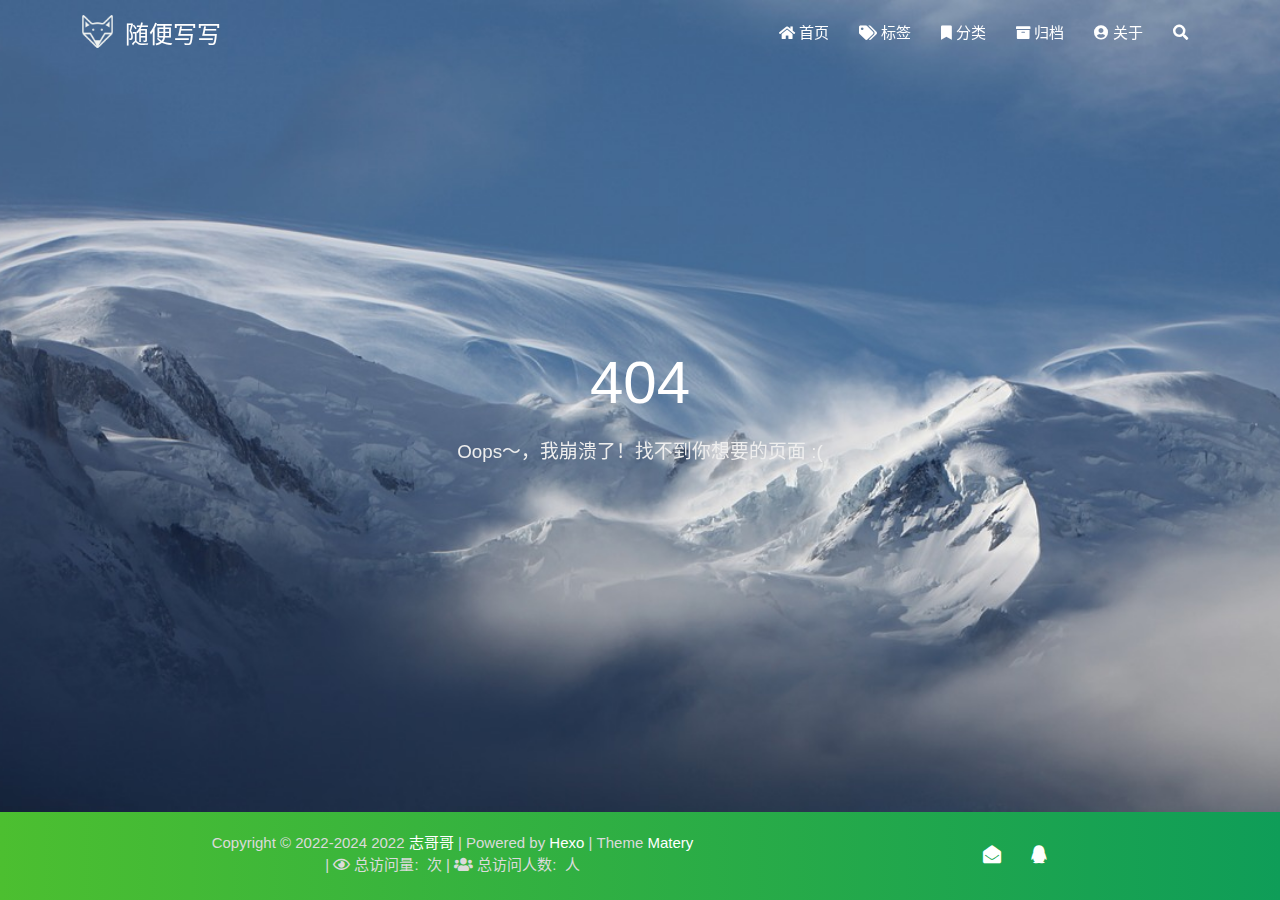
<file: 404/index.html>
<!DOCTYPE HTML>
<html lang="zh-CN">


<head>
    <meta charset="utf-8">
    <meta name="keywords" content="404, 随便写写">
    <meta name="description" content="">
    <meta http-equiv="X-UA-Compatible" content="IE=edge">
    <meta name="viewport" content="width=device-width, initial-scale=1.0, user-scalable=no">
    <meta name="renderer" content="webkit|ie-stand|ie-comp">
    <meta name="mobile-web-app-capable" content="yes">
    <meta name="format-detection" content="telephone=no">
    <meta name="apple-mobile-web-app-capable" content="yes">
    <meta name="apple-mobile-web-app-status-bar-style" content="black-translucent">
    <!-- Global site tag (gtag.js) - Google Analytics -->


    <title>404 | 随便写写</title>
    <link rel="icon" type="image/png" href="/favicon.png">

    <link rel="stylesheet" type="text/css" href="/libs/awesome/css/all.css">
    <link rel="stylesheet" type="text/css" href="/libs/materialize/materialize.min.css">
    <link rel="stylesheet" type="text/css" href="/libs/aos/aos.css">
    <link rel="stylesheet" type="text/css" href="/libs/animate/animate.min.css">
    <link rel="stylesheet" type="text/css" href="/libs/lightGallery/css/lightgallery.min.css">
    <link rel="stylesheet" type="text/css" href="/css/matery.css">
    <link rel="stylesheet" type="text/css" href="/css/my.css">

    <script src="/libs/jquery/jquery.min.js"></script>

<meta name="generator" content="Hexo 6.2.0"><link rel="stylesheet" href="/css/prism-tomorrow.css" type="text/css"></head>




<body>
    <header class="navbar-fixed">
    <nav id="headNav" class="bg-color nav-transparent">
        <div id="navContainer" class="nav-wrapper container">
            <div class="brand-logo">
                <a href="/" class="waves-effect waves-light">
                    
                    <img src="/medias/logo.png" class="logo-img" alt="LOGO">
                    
                    <span class="logo-span">随便写写</span>
                </a>
            </div>
            

<a href="#" data-target="mobile-nav" class="sidenav-trigger button-collapse"><i class="fas fa-bars"></i></a>
<ul class="right nav-menu">
  
  <li class="hide-on-med-and-down nav-item">
    
    <a href="/" class="waves-effect waves-light">
      
      <i class="fas fa-home" style="zoom: 0.6;"></i>
      
      <span>首页</span>
    </a>
    
  </li>
  
  <li class="hide-on-med-and-down nav-item">
    
    <a href="/tags" class="waves-effect waves-light">
      
      <i class="fas fa-tags" style="zoom: 0.6;"></i>
      
      <span>标签</span>
    </a>
    
  </li>
  
  <li class="hide-on-med-and-down nav-item">
    
    <a href="/categories" class="waves-effect waves-light">
      
      <i class="fas fa-bookmark" style="zoom: 0.6;"></i>
      
      <span>分类</span>
    </a>
    
  </li>
  
  <li class="hide-on-med-and-down nav-item">
    
    <a href="/archives" class="waves-effect waves-light">
      
      <i class="fas fa-archive" style="zoom: 0.6;"></i>
      
      <span>归档</span>
    </a>
    
  </li>
  
  <li class="hide-on-med-and-down nav-item">
    
    <a href="/about" class="waves-effect waves-light">
      
      <i class="fas fa-user-circle" style="zoom: 0.6;"></i>
      
      <span>关于</span>
    </a>
    
  </li>
  
  <li>
    <a href="#searchModal" class="modal-trigger waves-effect waves-light">
      <i id="searchIcon" class="fas fa-search" title="搜索" style="zoom: 0.85;"></i>
    </a>
  </li>
</ul>


<div id="mobile-nav" class="side-nav sidenav">

    <div class="mobile-head bg-color">
        
        <img src="/medias/logo.png" class="logo-img circle responsive-img">
        
        <div class="logo-name">随便写写</div>
        <div class="logo-desc">
            
            Never really desperate, only the lost of the soul.
            
        </div>
    </div>

    

    <ul class="menu-list mobile-menu-list">
        
        <li class="m-nav-item">
	  
		<a href="/" class="waves-effect waves-light">
			
			    <i class="fa-fw fas fa-home"></i>
			
			首页
		</a>
          
        </li>
        
        <li class="m-nav-item">
	  
		<a href="/tags" class="waves-effect waves-light">
			
			    <i class="fa-fw fas fa-tags"></i>
			
			标签
		</a>
          
        </li>
        
        <li class="m-nav-item">
	  
		<a href="/categories" class="waves-effect waves-light">
			
			    <i class="fa-fw fas fa-bookmark"></i>
			
			分类
		</a>
          
        </li>
        
        <li class="m-nav-item">
	  
		<a href="/archives" class="waves-effect waves-light">
			
			    <i class="fa-fw fas fa-archive"></i>
			
			归档
		</a>
          
        </li>
        
        <li class="m-nav-item">
	  
		<a href="/about" class="waves-effect waves-light">
			
			    <i class="fa-fw fas fa-user-circle"></i>
			
			关于
		</a>
          
        </li>
        
        
    </ul>
</div>


        </div>

        
    </nav>

</header>

    <style type="text/css">
    /* don't remove. */
    .about-cover {
        height: 90.2vh;
    }
</style>
<div class="bg-cover pd-header about-cover">
    <div class="container">
        <div class="row">
            <div class="col s10 offset-s1 m8 offset-m2 l8 offset-l2">
                <div class="brand">
                    <div class="title center-align">
                        404
                    </div>
                    <div class="description center-align">
                        Oops～，我崩溃了！找不到你想要的页面 :(
                    </div>
                </div>
            </div>
        </div>
    </div>
</div>


    <script>
        // 每天切换 banner 图.  Switch banner image every day.
        var bannerUrl = "/medias/banner/" + new Date().getDay() + '.jpg';
        $('.bg-cover').css('background-image', 'url(' + bannerUrl + ')');
    </script>



    <footer class="page-footer bg-color">
    
    <div class="container row center-align" style="margin-bottom: 0px !important;">
        <div class="col s12 m8 l8 copy-right">
            Copyright&nbsp;&copy;
            
                <span id="year">2022-2024</span>
            
            <span id="year">2022</span>
            <a href="/about" target="_blank">志哥哥</a>
            |&nbsp;Powered by&nbsp;<a href="https://hexo.io/" target="_blank">Hexo</a>
            |&nbsp;Theme&nbsp;<a href="https://github.com/blinkfox/hexo-theme-matery" target="_blank">Matery</a>
            <br>
            
            
            
            
            
            
            <span id="busuanzi_container_site_pv">
                |&nbsp;<i class="far fa-eye"></i>&nbsp;总访问量:&nbsp;<span id="busuanzi_value_site_pv"
                    class="white-color"></span>&nbsp;次
            </span>
            
            
            <span id="busuanzi_container_site_uv">
                |&nbsp;<i class="fas fa-users"></i>&nbsp;总访问人数:&nbsp;<span id="busuanzi_value_site_uv"
                    class="white-color"></span>&nbsp;人
            </span>
            
            <br>
            
            <br>
            
        </div>
        <div class="col s12 m4 l4 social-link social-statis">


    <a href="mailto:1564082182@qq.com" class="tooltipped" target="_blank" data-tooltip="邮件联系我" data-position="top" data-delay="50">
        <i class="fas fa-envelope-open"></i>
    </a>







    <a href="tencent://AddContact/?fromId=50&fromSubId=1&subcmd=all&uin=1564082182" class="tooltipped" target="_blank" data-tooltip="QQ联系我: 1564082182" data-position="top" data-delay="50">
        <i class="fab fa-qq"></i>
    </a>







</div>
    </div>
</footer>

<div class="progress-bar"></div>


    <!-- 搜索遮罩框 -->
<div id="searchModal" class="modal">
    <div class="modal-content">
        <div class="search-header">
            <span class="title"><i class="fas fa-search"></i>&nbsp;&nbsp;搜索</span>
            <input type="search" id="searchInput" name="s" placeholder="请输入搜索的关键字"
                   class="search-input">
        </div>
        <div id="searchResult"></div>
    </div>
</div>

<script type="text/javascript">
$(function () {
    var searchFunc = function (path, search_id, content_id) {
        'use strict';
        $.ajax({
            url: path,
            dataType: "xml",
            success: function (xmlResponse) {
                // get the contents from search data
                var datas = $("entry", xmlResponse).map(function () {
                    return {
                        title: $("title", this).text(),
                        content: $("content", this).text(),
                        url: $("url", this).text()
                    };
                }).get();
                var $input = document.getElementById(search_id);
                var $resultContent = document.getElementById(content_id);
                $input.addEventListener('input', function () {
                    var str = '<ul class=\"search-result-list\">';
                    var keywords = this.value.trim().toLowerCase().split(/[\s\-]+/);
                    $resultContent.innerHTML = "";
                    if (this.value.trim().length <= 0) {
                        return;
                    }
                    // perform local searching
                    datas.forEach(function (data) {
                        var isMatch = true;
                        var data_title = data.title.trim().toLowerCase();
                        var data_content = data.content.trim().replace(/<[^>]+>/g, "").toLowerCase();
                        var data_url = data.url;
                        data_url = data_url.indexOf('/') === 0 ? data.url : '/' + data_url;
                        var index_title = -1;
                        var index_content = -1;
                        var first_occur = -1;
                        // only match artiles with not empty titles and contents
                        if (data_title !== '' && data_content !== '') {
                            keywords.forEach(function (keyword, i) {
                                index_title = data_title.indexOf(keyword);
                                index_content = data_content.indexOf(keyword);
                                if (index_title < 0 && index_content < 0) {
                                    isMatch = false;
                                } else {
                                    if (index_content < 0) {
                                        index_content = 0;
                                    }
                                    if (i === 0) {
                                        first_occur = index_content;
                                    }
                                }
                            });
                        }
                        // show search results
                        if (isMatch) {
                            str += "<li><a href='" + data_url + "' class='search-result-title'>" + data_title + "</a>";
                            var content = data.content.trim().replace(/<[^>]+>/g, "");
                            if (first_occur >= 0) {
                                // cut out 100 characters
                                var start = first_occur - 20;
                                var end = first_occur + 80;
                                if (start < 0) {
                                    start = 0;
                                }
                                if (start === 0) {
                                    end = 100;
                                }
                                if (end > content.length) {
                                    end = content.length;
                                }
                                var match_content = content.substr(start, end);
                                // highlight all keywords
                                keywords.forEach(function (keyword) {
                                    var regS = new RegExp(keyword, "gi");
                                    match_content = match_content.replace(regS, "<em class=\"search-keyword\">" + keyword + "</em>");
                                });

                                str += "<p class=\"search-result\">" + match_content + "...</p>"
                            }
                            str += "</li>";
                        }
                    });
                    str += "</ul>";
                    $resultContent.innerHTML = str;
                });
            }
        });
    };

    searchFunc('/search.xml', 'searchInput', 'searchResult');
});
</script>

    <!-- 回到顶部按钮 -->
<div id="backTop" class="top-scroll">
    <a class="btn-floating btn-large waves-effect waves-light" href="#!">
        <i class="fas fa-arrow-up"></i>
    </a>
</div>


    <script src="/libs/materialize/materialize.min.js"></script>
    <script src="/libs/masonry/masonry.pkgd.min.js"></script>
    <script src="/libs/aos/aos.js"></script>
    <script src="/libs/scrollprogress/scrollProgress.min.js"></script>
    <script src="/libs/lightGallery/js/lightgallery-all.min.js"></script>
    <script src="/js/matery.js"></script>

    <!-- Baidu Analytics -->

<script>
    var _hmt = _hmt || [];
    (function () {
        var hm = document.createElement("script");
        hm.src = "https://hm.baidu.com/hm.js?49f6de886e9eb63fd33a9aa01384d4f4";
        var s = document.getElementsByTagName("script")[0];
        s.parentNode.insertBefore(hm, s);
    })();
</script>

    <!-- Baidu Push -->

<script>
    (function () {
        var bp = document.createElement('script');
        var curProtocol = window.location.protocol.split(':')[0];
        if (curProtocol === 'https') {
            bp.src = 'https://zz.bdstatic.com/linksubmit/push.js';
        } else {
            bp.src = 'http://push.zhanzhang.baidu.com/push.js';
        }
        var s = document.getElementsByTagName("script")[0];
        s.parentNode.insertBefore(bp, s);
    })();
</script>

    
    <script src="/libs/others/clicklove.js" async="async"></script>
    
    
    <script async src="/libs/others/busuanzi.pure.mini.js"></script>
    

    

    

	
    

    

    

    
    <script src="/libs/instantpage/instantpage.js" type="module"></script>
    

</body>

</html>
</file>
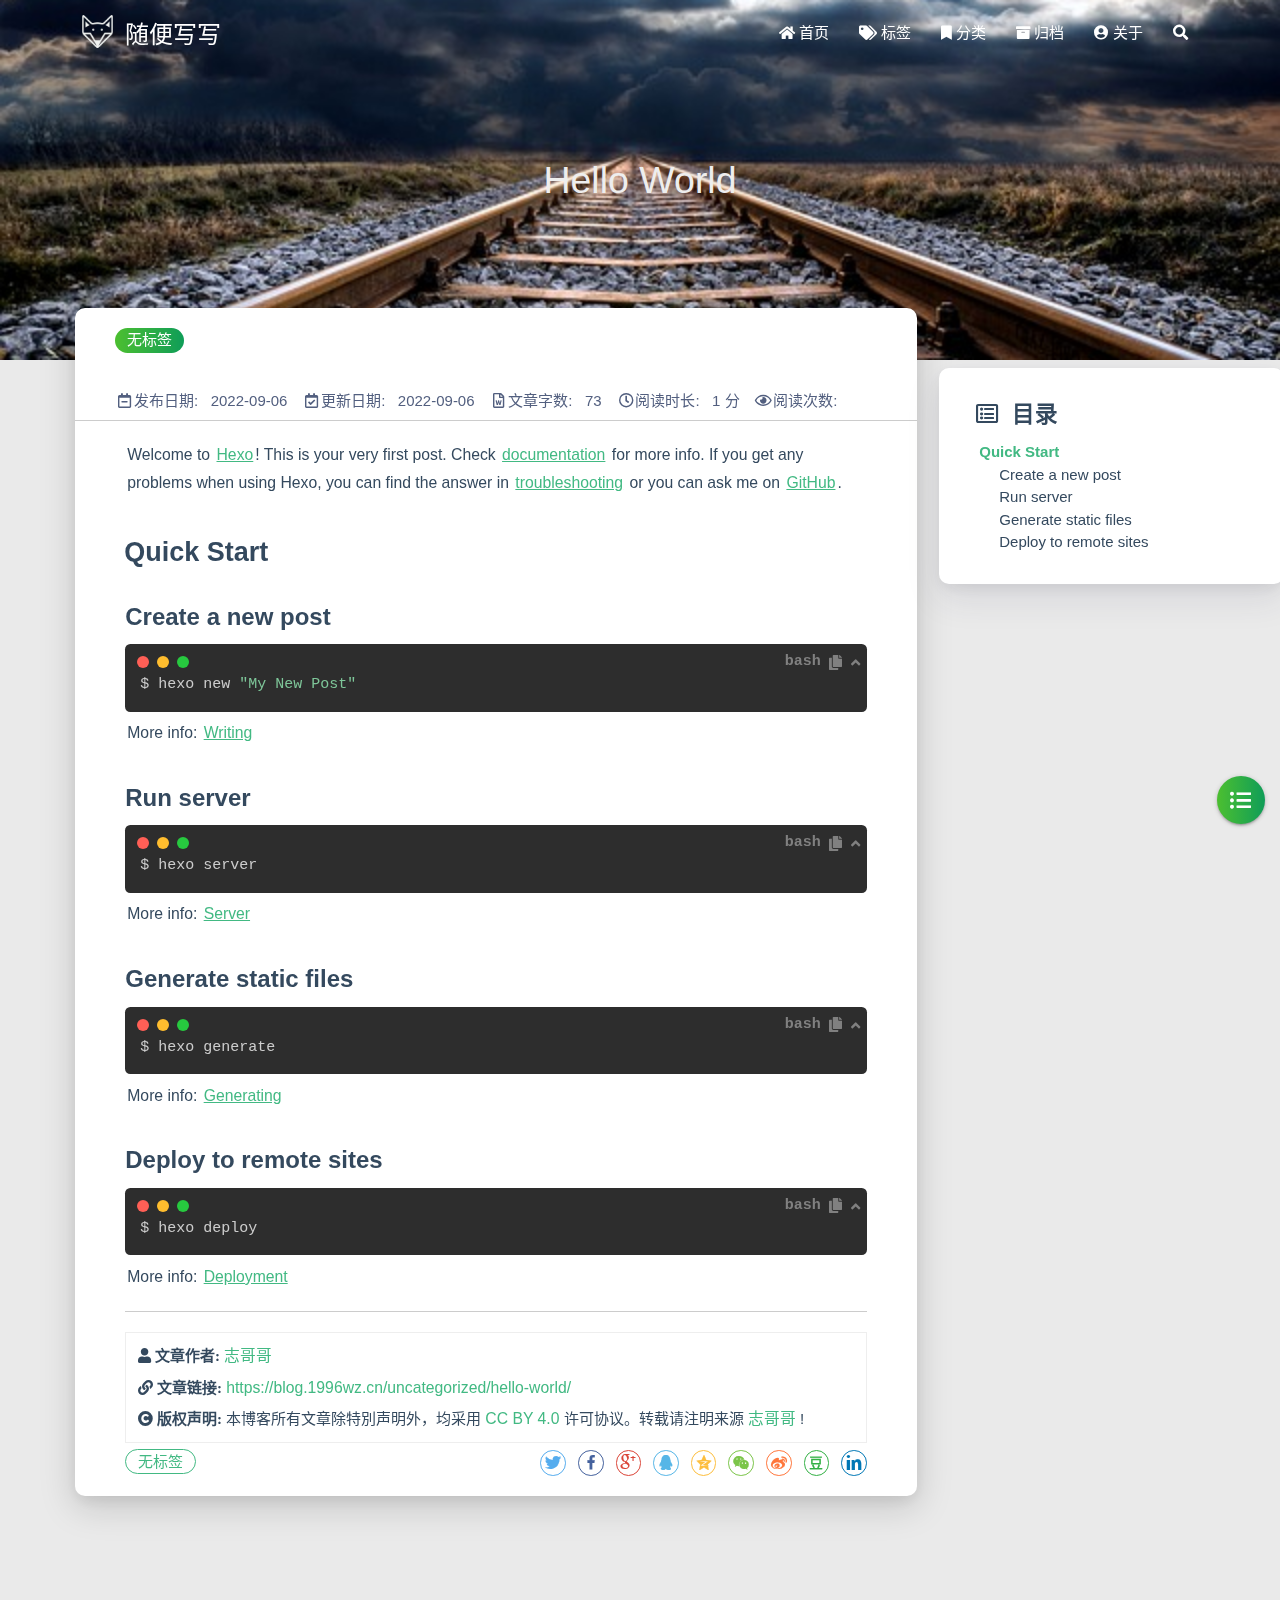
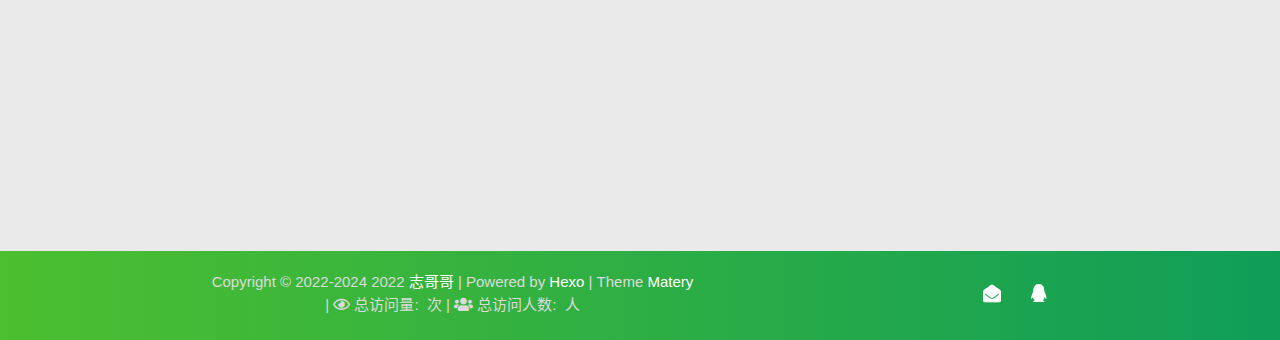
<file: uncategorized/hello-world/index.html>
<!DOCTYPE HTML>
<html lang="zh-CN">


<head>
    <meta charset="utf-8">
    <meta name="keywords" content="Hello World, 随便写写">
    <meta name="description" content="">
    <meta http-equiv="X-UA-Compatible" content="IE=edge">
    <meta name="viewport" content="width=device-width, initial-scale=1.0, user-scalable=no">
    <meta name="renderer" content="webkit|ie-stand|ie-comp">
    <meta name="mobile-web-app-capable" content="yes">
    <meta name="format-detection" content="telephone=no">
    <meta name="apple-mobile-web-app-capable" content="yes">
    <meta name="apple-mobile-web-app-status-bar-style" content="black-translucent">
    <!-- Global site tag (gtag.js) - Google Analytics -->


    <title>Hello World | 随便写写</title>
    <link rel="icon" type="image/png" href="/favicon.png">

    <link rel="stylesheet" type="text/css" href="/libs/awesome/css/all.css">
    <link rel="stylesheet" type="text/css" href="/libs/materialize/materialize.min.css">
    <link rel="stylesheet" type="text/css" href="/libs/aos/aos.css">
    <link rel="stylesheet" type="text/css" href="/libs/animate/animate.min.css">
    <link rel="stylesheet" type="text/css" href="/libs/lightGallery/css/lightgallery.min.css">
    <link rel="stylesheet" type="text/css" href="/css/matery.css">
    <link rel="stylesheet" type="text/css" href="/css/my.css">

    <script src="/libs/jquery/jquery.min.js"></script>

<meta name="generator" content="Hexo 6.2.0"><link rel="stylesheet" href="/css/prism-tomorrow.css" type="text/css"></head>




<body>
    <header class="navbar-fixed">
    <nav id="headNav" class="bg-color nav-transparent">
        <div id="navContainer" class="nav-wrapper container">
            <div class="brand-logo">
                <a href="/" class="waves-effect waves-light">
                    
                    <img src="/medias/logo.png" class="logo-img" alt="LOGO">
                    
                    <span class="logo-span">随便写写</span>
                </a>
            </div>
            

<a href="#" data-target="mobile-nav" class="sidenav-trigger button-collapse"><i class="fas fa-bars"></i></a>
<ul class="right nav-menu">
  
  <li class="hide-on-med-and-down nav-item">
    
    <a href="/" class="waves-effect waves-light">
      
      <i class="fas fa-home" style="zoom: 0.6;"></i>
      
      <span>首页</span>
    </a>
    
  </li>
  
  <li class="hide-on-med-and-down nav-item">
    
    <a href="/tags" class="waves-effect waves-light">
      
      <i class="fas fa-tags" style="zoom: 0.6;"></i>
      
      <span>标签</span>
    </a>
    
  </li>
  
  <li class="hide-on-med-and-down nav-item">
    
    <a href="/categories" class="waves-effect waves-light">
      
      <i class="fas fa-bookmark" style="zoom: 0.6;"></i>
      
      <span>分类</span>
    </a>
    
  </li>
  
  <li class="hide-on-med-and-down nav-item">
    
    <a href="/archives" class="waves-effect waves-light">
      
      <i class="fas fa-archive" style="zoom: 0.6;"></i>
      
      <span>归档</span>
    </a>
    
  </li>
  
  <li class="hide-on-med-and-down nav-item">
    
    <a href="/about" class="waves-effect waves-light">
      
      <i class="fas fa-user-circle" style="zoom: 0.6;"></i>
      
      <span>关于</span>
    </a>
    
  </li>
  
  <li>
    <a href="#searchModal" class="modal-trigger waves-effect waves-light">
      <i id="searchIcon" class="fas fa-search" title="搜索" style="zoom: 0.85;"></i>
    </a>
  </li>
</ul>


<div id="mobile-nav" class="side-nav sidenav">

    <div class="mobile-head bg-color">
        
        <img src="/medias/logo.png" class="logo-img circle responsive-img">
        
        <div class="logo-name">随便写写</div>
        <div class="logo-desc">
            
            Never really desperate, only the lost of the soul.
            
        </div>
    </div>

    

    <ul class="menu-list mobile-menu-list">
        
        <li class="m-nav-item">
	  
		<a href="/" class="waves-effect waves-light">
			
			    <i class="fa-fw fas fa-home"></i>
			
			首页
		</a>
          
        </li>
        
        <li class="m-nav-item">
	  
		<a href="/tags" class="waves-effect waves-light">
			
			    <i class="fa-fw fas fa-tags"></i>
			
			标签
		</a>
          
        </li>
        
        <li class="m-nav-item">
	  
		<a href="/categories" class="waves-effect waves-light">
			
			    <i class="fa-fw fas fa-bookmark"></i>
			
			分类
		</a>
          
        </li>
        
        <li class="m-nav-item">
	  
		<a href="/archives" class="waves-effect waves-light">
			
			    <i class="fa-fw fas fa-archive"></i>
			
			归档
		</a>
          
        </li>
        
        <li class="m-nav-item">
	  
		<a href="/about" class="waves-effect waves-light">
			
			    <i class="fa-fw fas fa-user-circle"></i>
			
			关于
		</a>
          
        </li>
        
        
    </ul>
</div>


        </div>

        
    </nav>

</header>

    



<div class="bg-cover pd-header post-cover" style="background-image: url('/medias/featureimages/12.jpg')">
    <div class="container" style="right: 0px;left: 0px;">
        <div class="row">
            <div class="col s12 m12 l12">
                <div class="brand">
                    <h1 class="description center-align post-title">Hello World</h1>
                </div>
            </div>
        </div>
    </div>
</div>




<main class="post-container content">

    
    <link rel="stylesheet" href="/libs/tocbot/tocbot.css">
<style>
    #articleContent h1::before,
    #articleContent h2::before,
    #articleContent h3::before,
    #articleContent h4::before,
    #articleContent h5::before,
    #articleContent h6::before {
        display: block;
        content: " ";
        height: 100px;
        margin-top: -100px;
        visibility: hidden;
    }

    #articleContent :focus {
        outline: none;
    }

    .toc-fixed {
        position: fixed;
        top: 64px;
    }

    .toc-widget {
        width: 345px;
        padding-left: 20px;
    }

    .toc-widget .toc-title {
        padding: 35px 0 15px 17px;
        font-size: 1.5rem;
        font-weight: bold;
        line-height: 1.5rem;
    }

    .toc-widget ol {
        padding: 0;
        list-style: none;
    }

    #toc-content {
        padding-bottom: 30px;
        overflow: auto;
    }

    #toc-content ol {
        padding-left: 10px;
    }

    #toc-content ol li {
        padding-left: 10px;
    }

    #toc-content .toc-link:hover {
        color: #42b983;
        font-weight: 700;
        text-decoration: underline;
    }

    #toc-content .toc-link::before {
        background-color: transparent;
        max-height: 25px;

        position: absolute;
        right: 23.5vw;
        display: block;
    }

    #toc-content .is-active-link {
        color: #42b983;
    }

    #floating-toc-btn {
        position: fixed;
        right: 15px;
        bottom: 76px;
        padding-top: 15px;
        margin-bottom: 0;
        z-index: 998;
    }

    #floating-toc-btn .btn-floating {
        width: 48px;
        height: 48px;
    }

    #floating-toc-btn .btn-floating i {
        line-height: 48px;
        font-size: 1.4rem;
    }
</style>
<div class="row">
    <div id="main-content" class="col s12 m12 l9">
        <!-- 文章内容详情 -->
<div id="artDetail">
    <div class="card">
        <div class="card-content article-info">
            <div class="row tag-cate">
                <div class="col s7">
                    
                          <div class="article-tag">
                            <span class="chip bg-color">无标签</span>
                          </div>
                    
                </div>
                <div class="col s5 right-align">
                    
                </div>
            </div>

            <div class="post-info">
                
                <div class="post-date info-break-policy">
                    <i class="far fa-calendar-minus fa-fw"></i>发布日期:&nbsp;&nbsp;
                    2022-09-06
                </div>
                

                
                <div class="post-date info-break-policy">
                    <i class="far fa-calendar-check fa-fw"></i>更新日期:&nbsp;&nbsp;
                    2022-09-06
                </div>
                

                
                <div class="info-break-policy">
                    <i class="far fa-file-word fa-fw"></i>文章字数:&nbsp;&nbsp;
                    73
                </div>
                

                
                <div class="info-break-policy">
                    <i class="far fa-clock fa-fw"></i>阅读时长:&nbsp;&nbsp;
                    1 分
                </div>
                

                
                    <div id="busuanzi_container_page_pv" class="info-break-policy">
                        <i class="far fa-eye fa-fw"></i>阅读次数:&nbsp;&nbsp;
                        <span id="busuanzi_value_page_pv"></span>
                    </div>
				
            </div>
        </div>
        <hr class="clearfix">

        

        

        <div class="card-content article-card-content">
            <div id="articleContent">
                <p>Welcome to <a target="_blank" rel="noopener" href="https://hexo.io/">Hexo</a>! This is your very first post. Check <a target="_blank" rel="noopener" href="https://hexo.io/docs/">documentation</a> for more info. If you get any problems when using Hexo, you can find the answer in <a target="_blank" rel="noopener" href="https://hexo.io/docs/troubleshooting.html">troubleshooting</a> or you can ask me on <a target="_blank" rel="noopener" href="https://github.com/hexojs/hexo/issues">GitHub</a>.</p>
<h2 id="Quick-Start"><a href="#Quick-Start" class="headerlink" title="Quick Start"></a>Quick Start</h2><h3 id="Create-a-new-post"><a href="#Create-a-new-post" class="headerlink" title="Create a new post"></a>Create a new post</h3><pre class=" language-bash"><code class="language-bash">$ hexo new <span class="token string">"My New Post"</span>
</code></pre>
<p>More info: <a target="_blank" rel="noopener" href="https://hexo.io/docs/writing.html">Writing</a></p>
<h3 id="Run-server"><a href="#Run-server" class="headerlink" title="Run server"></a>Run server</h3><pre class=" language-bash"><code class="language-bash">$ hexo server
</code></pre>
<p>More info: <a target="_blank" rel="noopener" href="https://hexo.io/docs/server.html">Server</a></p>
<h3 id="Generate-static-files"><a href="#Generate-static-files" class="headerlink" title="Generate static files"></a>Generate static files</h3><pre class=" language-bash"><code class="language-bash">$ hexo generate
</code></pre>
<p>More info: <a target="_blank" rel="noopener" href="https://hexo.io/docs/generating.html">Generating</a></p>
<h3 id="Deploy-to-remote-sites"><a href="#Deploy-to-remote-sites" class="headerlink" title="Deploy to remote sites"></a>Deploy to remote sites</h3><pre class=" language-bash"><code class="language-bash">$ hexo deploy
</code></pre>
<p>More info: <a target="_blank" rel="noopener" href="https://hexo.io/docs/one-command-deployment.html">Deployment</a></p>

                
            </div>
            <hr/>

            

    <div class="reprint" id="reprint-statement">
        
            <div class="reprint__author">
                <span class="reprint-meta" style="font-weight: bold;">
                    <i class="fas fa-user">
                        文章作者:
                    </i>
                </span>
                <span class="reprint-info">
                    <a href="/about" rel="external nofollow noreferrer">志哥哥</a>
                </span>
            </div>
            <div class="reprint__type">
                <span class="reprint-meta" style="font-weight: bold;">
                    <i class="fas fa-link">
                        文章链接:
                    </i>
                </span>
                <span class="reprint-info">
                    <a href="https://blog.1996wz.cn/uncategorized/hello-world/">https://blog.1996wz.cn/uncategorized/hello-world/</a>
                </span>
            </div>
            <div class="reprint__notice">
                <span class="reprint-meta" style="font-weight: bold;">
                    <i class="fas fa-copyright">
                        版权声明:
                    </i>
                </span>
                <span class="reprint-info">
                    本博客所有文章除特別声明外，均采用
                    <a href="https://creativecommons.org/licenses/by/4.0/deed.zh" rel="external nofollow noreferrer" target="_blank">CC BY 4.0</a>
                    许可协议。转载请注明来源
                    <a href="/about" target="_blank">志哥哥</a>
                    !
                </span>
            </div>
        
    </div>

    <script async defer>
      document.addEventListener("copy", function (e) {
        let toastHTML = '<span>复制成功，请遵循本文的转载规则</span><button class="btn-flat toast-action" onclick="navToReprintStatement()" style="font-size: smaller">查看</a>';
        M.toast({html: toastHTML})
      });

      function navToReprintStatement() {
        $("html, body").animate({scrollTop: $("#reprint-statement").offset().top - 80}, 800);
      }
    </script>



            <div class="tag_share" style="display: block;">
                <div class="post-meta__tag-list" style="display: inline-block;">
                    
                        <div class="article-tag">
                            <span class="chip bg-color">无标签</span>
                        </div>
                    
                </div>
                <div class="post_share" style="zoom: 80%; width: fit-content; display: inline-block; float: right; margin: -0.15rem 0;">
                    <link rel="stylesheet" type="text/css" href="/libs/share/css/share.min.css">
<div id="article-share">

    
    <div class="social-share" data-sites="twitter,facebook,google,qq,qzone,wechat,weibo,douban,linkedin" data-wechat-qrcode-helper="<p>微信扫一扫即可分享！</p>"></div>
    <script src="/libs/share/js/social-share.min.js"></script>
    

    

</div>

                </div>
            </div>
            
        </div>
    </div>

    

    

    

    

    

    

    

    

<article id="prenext-posts" class="prev-next articles">
    <div class="row article-row">
        
        <div class="article col s12 m6" data-aos="fade-up" data-aos="fade-up">
            <div class="article-badge left-badge text-color">
                <i class="far fa-dot-circle"></i>&nbsp;本篇
            </div>
            <div class="card">
                <a href="/uncategorized/hello-world/">
                    <div class="card-image">
                        
                        
                        <img src="/medias/featureimages/12.jpg" class="responsive-img" alt="Hello World">
                        
                        <span class="card-title">Hello World</span>
                    </div>
                </a>
                <div class="card-content article-content">
                    <div class="summary block-with-text">
                        
                            
                        
                    </div>
                    <div class="publish-info">
                            <span class="publish-date">
                                <i class="far fa-clock fa-fw icon-date"></i>2022-09-06
                            </span>
                        <span class="publish-author">
                            
                            <i class="fas fa-user fa-fw"></i>
                            志哥哥
                            
                        </span>
                    </div>
                </div>

                
            </div>
        </div>
        
        
        <div class="article col s12 m6" data-aos="fade-up">
            <div class="article-badge right-badge text-color">
                本篇&nbsp;<i class="far fa-dot-circle"></i>
            </div>
            <div class="card">
                <a href="/uncategorized/hello-world/">
                    <div class="card-image">
                        
                        
                        <img src="/medias/featureimages/12.jpg" class="responsive-img" alt="Hello World">
                        
                        <span class="card-title">Hello World</span>
                    </div>
                </a>
                <div class="card-content article-content">
                    <div class="summary block-with-text">
                        
                            
                        
                    </div>
                    <div class="publish-info">
                            <span class="publish-date">
                                <i class="far fa-clock fa-fw icon-date"></i>2022-09-06
                            </span>
                        <span class="publish-author">
                            
                            <i class="fas fa-user fa-fw"></i>
                            志哥哥
                            
                        </span>
                    </div>
                </div>

                
            </div>
        </div>
        
    </div>
</article>

</div>



<!-- 代码块功能依赖 -->
<script type="text/javascript" src="/libs/codeBlock/codeBlockFuction.js"></script>

<!-- 代码语言 -->

<script type="text/javascript" src="/libs/codeBlock/codeLang.js"></script>


<!-- 代码块复制 -->

<script type="text/javascript" src="/libs/codeBlock/codeCopy.js"></script>


<!-- 代码块收缩 -->

<script type="text/javascript" src="/libs/codeBlock/codeShrink.js"></script>


    </div>
    <div id="toc-aside" class="expanded col l3 hide-on-med-and-down">
        <div class="toc-widget card" style="background-color: white;">
            <div class="toc-title"><i class="far fa-list-alt"></i>&nbsp;&nbsp;目录</div>
            <div id="toc-content"></div>
        </div>
    </div>
</div>

<!-- TOC 悬浮按钮. -->

<div id="floating-toc-btn" class="hide-on-med-and-down">
    <a class="btn-floating btn-large bg-color">
        <i class="fas fa-list-ul"></i>
    </a>
</div>


<script src="/libs/tocbot/tocbot.min.js"></script>
<script>
    $(function () {
        tocbot.init({
            tocSelector: '#toc-content',
            contentSelector: '#articleContent',
            headingsOffset: -($(window).height() * 0.4 - 45),
            collapseDepth: Number('0'),
            headingSelector: 'h2, h3, h4'
        });

        // modify the toc link href to support Chinese.
        let i = 0;
        let tocHeading = 'toc-heading-';
        $('#toc-content a').each(function () {
            $(this).attr('href', '#' + tocHeading + (++i));
        });

        // modify the heading title id to support Chinese.
        i = 0;
        $('#articleContent').children('h2, h3, h4').each(function () {
            $(this).attr('id', tocHeading + (++i));
        });

        // Set scroll toc fixed.
        let tocHeight = parseInt($(window).height() * 0.4 - 64);
        let $tocWidget = $('.toc-widget');
        $(window).scroll(function () {
            let scroll = $(window).scrollTop();
            /* add post toc fixed. */
            if (scroll > tocHeight) {
                $tocWidget.addClass('toc-fixed');
            } else {
                $tocWidget.removeClass('toc-fixed');
            }
        });

        
        /* 修复文章卡片 div 的宽度. */
        let fixPostCardWidth = function (srcId, targetId) {
            let srcDiv = $('#' + srcId);
            if (srcDiv.length === 0) {
                return;
            }

            let w = srcDiv.width();
            if (w >= 450) {
                w = w + 21;
            } else if (w >= 350 && w < 450) {
                w = w + 18;
            } else if (w >= 300 && w < 350) {
                w = w + 16;
            } else {
                w = w + 14;
            }
            $('#' + targetId).width(w);
        };

        // 切换TOC目录展开收缩的相关操作.
        const expandedClass = 'expanded';
        let $tocAside = $('#toc-aside');
        let $mainContent = $('#main-content');
        $('#floating-toc-btn .btn-floating').click(function () {
            if ($tocAside.hasClass(expandedClass)) {
                $tocAside.removeClass(expandedClass).hide();
                $mainContent.removeClass('l9');
            } else {
                $tocAside.addClass(expandedClass).show();
                $mainContent.addClass('l9');
            }
            fixPostCardWidth('artDetail', 'prenext-posts');
        });
        
    });
</script>

    

</main>




    <footer class="page-footer bg-color">
    
    <div class="container row center-align" style="margin-bottom: 0px !important;">
        <div class="col s12 m8 l8 copy-right">
            Copyright&nbsp;&copy;
            
                <span id="year">2022-2024</span>
            
            <span id="year">2022</span>
            <a href="/about" target="_blank">志哥哥</a>
            |&nbsp;Powered by&nbsp;<a href="https://hexo.io/" target="_blank">Hexo</a>
            |&nbsp;Theme&nbsp;<a href="https://github.com/blinkfox/hexo-theme-matery" target="_blank">Matery</a>
            <br>
            
            
            
            
            
            
            <span id="busuanzi_container_site_pv">
                |&nbsp;<i class="far fa-eye"></i>&nbsp;总访问量:&nbsp;<span id="busuanzi_value_site_pv"
                    class="white-color"></span>&nbsp;次
            </span>
            
            
            <span id="busuanzi_container_site_uv">
                |&nbsp;<i class="fas fa-users"></i>&nbsp;总访问人数:&nbsp;<span id="busuanzi_value_site_uv"
                    class="white-color"></span>&nbsp;人
            </span>
            
            <br>
            
            <br>
            
        </div>
        <div class="col s12 m4 l4 social-link social-statis">


    <a href="mailto:1564082182@qq.com" class="tooltipped" target="_blank" data-tooltip="邮件联系我" data-position="top" data-delay="50">
        <i class="fas fa-envelope-open"></i>
    </a>







    <a href="tencent://AddContact/?fromId=50&fromSubId=1&subcmd=all&uin=1564082182" class="tooltipped" target="_blank" data-tooltip="QQ联系我: 1564082182" data-position="top" data-delay="50">
        <i class="fab fa-qq"></i>
    </a>







</div>
    </div>
</footer>

<div class="progress-bar"></div>


    <!-- 搜索遮罩框 -->
<div id="searchModal" class="modal">
    <div class="modal-content">
        <div class="search-header">
            <span class="title"><i class="fas fa-search"></i>&nbsp;&nbsp;搜索</span>
            <input type="search" id="searchInput" name="s" placeholder="请输入搜索的关键字"
                   class="search-input">
        </div>
        <div id="searchResult"></div>
    </div>
</div>

<script type="text/javascript">
$(function () {
    var searchFunc = function (path, search_id, content_id) {
        'use strict';
        $.ajax({
            url: path,
            dataType: "xml",
            success: function (xmlResponse) {
                // get the contents from search data
                var datas = $("entry", xmlResponse).map(function () {
                    return {
                        title: $("title", this).text(),
                        content: $("content", this).text(),
                        url: $("url", this).text()
                    };
                }).get();
                var $input = document.getElementById(search_id);
                var $resultContent = document.getElementById(content_id);
                $input.addEventListener('input', function () {
                    var str = '<ul class=\"search-result-list\">';
                    var keywords = this.value.trim().toLowerCase().split(/[\s\-]+/);
                    $resultContent.innerHTML = "";
                    if (this.value.trim().length <= 0) {
                        return;
                    }
                    // perform local searching
                    datas.forEach(function (data) {
                        var isMatch = true;
                        var data_title = data.title.trim().toLowerCase();
                        var data_content = data.content.trim().replace(/<[^>]+>/g, "").toLowerCase();
                        var data_url = data.url;
                        data_url = data_url.indexOf('/') === 0 ? data.url : '/' + data_url;
                        var index_title = -1;
                        var index_content = -1;
                        var first_occur = -1;
                        // only match artiles with not empty titles and contents
                        if (data_title !== '' && data_content !== '') {
                            keywords.forEach(function (keyword, i) {
                                index_title = data_title.indexOf(keyword);
                                index_content = data_content.indexOf(keyword);
                                if (index_title < 0 && index_content < 0) {
                                    isMatch = false;
                                } else {
                                    if (index_content < 0) {
                                        index_content = 0;
                                    }
                                    if (i === 0) {
                                        first_occur = index_content;
                                    }
                                }
                            });
                        }
                        // show search results
                        if (isMatch) {
                            str += "<li><a href='" + data_url + "' class='search-result-title'>" + data_title + "</a>";
                            var content = data.content.trim().replace(/<[^>]+>/g, "");
                            if (first_occur >= 0) {
                                // cut out 100 characters
                                var start = first_occur - 20;
                                var end = first_occur + 80;
                                if (start < 0) {
                                    start = 0;
                                }
                                if (start === 0) {
                                    end = 100;
                                }
                                if (end > content.length) {
                                    end = content.length;
                                }
                                var match_content = content.substr(start, end);
                                // highlight all keywords
                                keywords.forEach(function (keyword) {
                                    var regS = new RegExp(keyword, "gi");
                                    match_content = match_content.replace(regS, "<em class=\"search-keyword\">" + keyword + "</em>");
                                });

                                str += "<p class=\"search-result\">" + match_content + "...</p>"
                            }
                            str += "</li>";
                        }
                    });
                    str += "</ul>";
                    $resultContent.innerHTML = str;
                });
            }
        });
    };

    searchFunc('/search.xml', 'searchInput', 'searchResult');
});
</script>

    <!-- 回到顶部按钮 -->
<div id="backTop" class="top-scroll">
    <a class="btn-floating btn-large waves-effect waves-light" href="#!">
        <i class="fas fa-arrow-up"></i>
    </a>
</div>


    <script src="/libs/materialize/materialize.min.js"></script>
    <script src="/libs/masonry/masonry.pkgd.min.js"></script>
    <script src="/libs/aos/aos.js"></script>
    <script src="/libs/scrollprogress/scrollProgress.min.js"></script>
    <script src="/libs/lightGallery/js/lightgallery-all.min.js"></script>
    <script src="/js/matery.js"></script>

    <!-- Baidu Analytics -->

<script>
    var _hmt = _hmt || [];
    (function () {
        var hm = document.createElement("script");
        hm.src = "https://hm.baidu.com/hm.js?49f6de886e9eb63fd33a9aa01384d4f4";
        var s = document.getElementsByTagName("script")[0];
        s.parentNode.insertBefore(hm, s);
    })();
</script>

    <!-- Baidu Push -->

<script>
    (function () {
        var bp = document.createElement('script');
        var curProtocol = window.location.protocol.split(':')[0];
        if (curProtocol === 'https') {
            bp.src = 'https://zz.bdstatic.com/linksubmit/push.js';
        } else {
            bp.src = 'http://push.zhanzhang.baidu.com/push.js';
        }
        var s = document.getElementsByTagName("script")[0];
        s.parentNode.insertBefore(bp, s);
    })();
</script>

    
    <script src="/libs/others/clicklove.js" async="async"></script>
    
    
    <script async src="/libs/others/busuanzi.pure.mini.js"></script>
    

    

    

	
    

    

    

    
    <script src="/libs/instantpage/instantpage.js" type="module"></script>
    

</body>

</html>
</file>
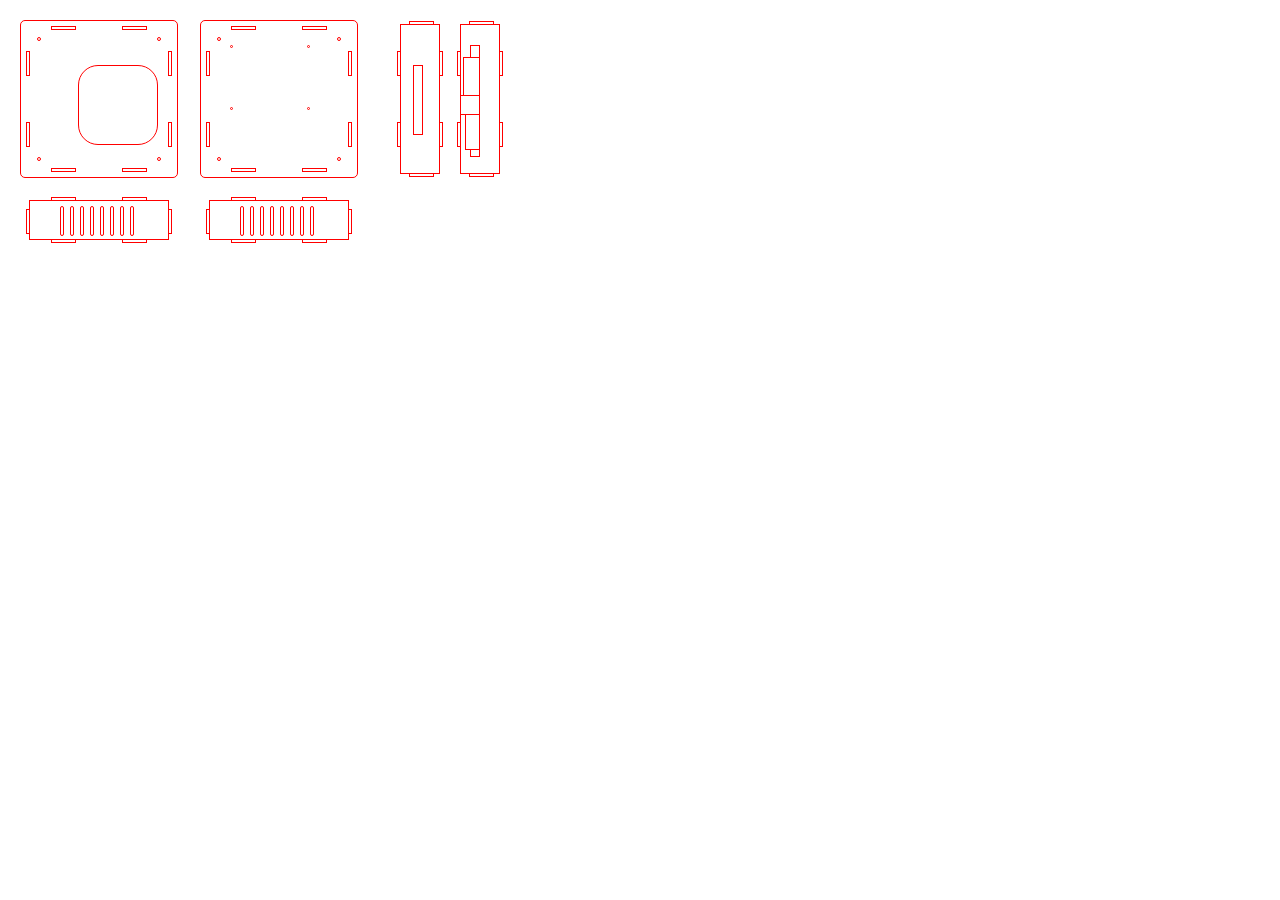
<file: html/cad.html>
<!--
 * @Author: 志哥哥
 * @Description: 
 * @LastEditors: 志哥哥
 * @FilePath: \blog\source\html\cad.html
 * 
-->
<!DOCTYPE html>
<html>

<head>
  <meta charset="UTF-8">
  <title>hhh</title>
</head>

<style>
  div {
    box-sizing: border-box;
    border: 1px solid red;
    position: absolute;
  }

  .msg {
    border: none;
    bottom: 80px;
    margin: auto;
    width: 100px;
    height: 100px;
    background: rgba(204, 204, 204, 0.244);
    display: none;
    /* text-align: center; */
    /* 禁用鼠标事件 */
    pointer-events: none;
  }

  html {
    box-sizing: border-box;
    padding: 20px;
    margin: 0;
    width: 100%;
    height: 100%;
  }

  body {
    box-sizing: border-box;
    width: 100%;
    margin: 0;
    padding: 0;
    height: 100%;
  }

  .div1 {
    border: 1px solid red;
    height: 158px;
    width: 158px;
    border-radius: 5px;
  }

  .yuan {
    height: 4px;
    width: 4px;
    border-radius: 2px;
  }

  .yuan33 {
    height: 3px;
    width: 3px;
    border-radius: 1.5px;
  }

  .yuan1 {
    top: 16px;
    left: 16px;
  }

  .yuan2 {
    top: 16px;
    right: 16px;
  }

  .yuan3 {
    right: 16px;
    bottom: 16px;
  }

  .yuan4 {
    left: 16px;
    bottom: 16px;
  }

  .jiao {
    height: 4px;
    width: 25px;
  }

  .jiaoh {
    height: 25px;
    width: 4px;
  }

  .jiao5 {
    top: 5px;
    left: 30px;
  }

  .jiao6 {
    top: 5px;
    right: 30px;
  }

  .jiao7 {
    bottom: 5px;
    left: 30px;
  }

  .jiao8 {
    bottom: 5px;
    right: 30px;
  }

  .jiao1 {
    left: 5px;
    top: 30px;
  }

  .jiao2 {
    right: 5px;
    top: 30px;
  }

  .jiao3 {
    left: 5px;
    bottom: 30px;
  }

  .jiao4 {
    right: 5px;
    bottom: 30px;
  }

  .jiao9 {
    left: 21px;
    top: -4px;
  }

  .jiao10 {
    right: 21px;
    top: -4px;
  }

  .jiao11 {
    left: 21px;
    bottom: -4px;
  }

  .jiao12 {
    right: 21px;
    bottom: -4px;
  }

  .jiao13 {
    top: 26px;
    left: -4px;
  }

  .jiao14 {
    top: 26px;
    right: -4px;
  }

  .jiao15 {
    bottom: 26px;
    left: -4px;
  }

  .jiao16 {
    bottom: 26px;
    right: -4px;
  }

  .jiao17 {
    top: 7.5px;
    left: -4px;
  }

  .jiao18 {
    top: 7.5px;
    right: -4px;
  }

  .jiao19 {
    left: 7.5px;
    top: -4px;
  }

  .jiao20 {
    left: 7.5px;
    bottom: -4px;
  }

  .kong {
    right: 19px;
    top: 44px;
    height: 80px;
    width: 80px;
    border-radius: 20px;
  }

  .border2 {
    left: 200px;
  }

  .yuan5 {
    top: 24px;
    left: 105.6px;
  }

  .yuan6 {
    top: 24px;
    left: 29px;
  }

  .yuan7 {
    top: 85.72px;
    left: 29px;
  }

  .yuan8 {
    top: 85.72px;
    left: 105.6px;
  }

  .div2 {
    width: 140px;
    height: 40px;
  }

  .div3 {
    width: 40px;
    height: 150px;
  }

  .border3 {
    top: 200px;
    left: 29px;
  }

  .border4 {
    top: 200px;
    left: 209px;
  }

  .border5 {
    top: 24px;
    left: 400px;
  }

  .border6 {
    top: 24px;
    left: 460px;
  }

  .xian {
    width: 4px;
    height: 30px;
    border-radius: 2px;
    top: 5px;
  }

  .xian1 {
    left: 30px;
  }

  .xian2 {
    left: 40px;
  }

  .xian3 {
    left: 50px;
  }

  .xian4 {
    left: 60px;
  }

  .xian5 {
    left: 70px;
  }

  .xian6 {
    left: 80px;
  }

  .xian7 {
    left: 90px;
  }

  .xian8 {
    left: 100px;
  }

  .div4 {
    width: 10px;
    height: 70px;
    left: 12px;
    top: 40px;
  }

  .div5 {
    height: 12px;
    width: 10px;
    right: 19px;
    top: 20px;
    border-bottom: none;
  }

  .div6 {
    height: 38px;
    width: 17px;
    right: 19px;
    top: 32px;
    border-bottom: none;
  }

  .div7 {
    height: 20px;
    width: 20px;
    right: 19px;
    top: 70px;
  }

  .div8 {
    border-top: none;
    height: 35px;
    width: 15px;
    right: 19px;
    top: 90px;
  }

  .div9 {
    border-top: none;
    height: 7px;
    width: 10px;
    right: 19px;
    top: 125px;
  }
</style>

<body>
  <div class="border1 div1">
    <div class="yuan yuan1"></div>
    <div class="yuan yuan2"></div>
    <div class="yuan yuan3"></div>
    <div class="yuan yuan4"></div>
    <div class="jiaoh jiao1"></div>
    <div class="jiaoh jiao2"></div>
    <div class="jiaoh jiao3"></div>
    <div class="jiaoh jiao4"></div>
    <div class="jiao jiao5"></div>
    <div class="jiao jiao6"></div>
    <div class="jiao jiao7"></div>
    <div class="jiao jiao8"></div>
    <div class="kong"></div>
  </div>
  <div class="border2 div1">
    <div class="yuan yuan1"></div>
    <div class="yuan yuan2"></div>
    <div class="yuan yuan3"></div>
    <div class="yuan yuan4"></div>
    <div class="jiaoh jiao1"></div>
    <div class="jiaoh jiao2"></div>
    <div class="jiaoh jiao3"></div>
    <div class="jiaoh jiao4"></div>
    <div class="jiao jiao5"></div>
    <div class="jiao jiao6"></div>
    <div class="jiao jiao7"></div>
    <div class="jiao jiao8"></div>
    <div class="yuan33 yuan5"></div>
    <div class="yuan33 yuan6"></div>
    <div class="yuan33 yuan7"></div>
    <div class="yuan33 yuan8"></div>
  </div>
  <div class="border3 div2">
    <div class="jiao jiao9"></div>
    <div class="jiao jiao10"></div>
    <div class="jiao jiao11"></div>
    <div class="jiao jiao12"></div>
    <div class="jiaoh jiao17"></div>
    <div class="jiaoh jiao18"></div>
    <div class="xian xian1"></div>
    <div class="xian xian2"></div>
    <div class="xian xian3"></div>
    <div class="xian xian4"></div>
    <div class="xian xian5"></div>
    <div class="xian xian6"></div>
    <div class="xian xian7"></div>
    <div class="xian xian8"></div>
  </div>
  <div class="border4 div2">
    <div class="jiao jiao9"></div>
    <div class="jiao jiao10"></div>
    <div class="jiao jiao11"></div>
    <div class="jiao jiao12"></div>
    <div class="jiaoh jiao17"></div>
    <div class="jiaoh jiao18"></div>
    <div class="xian xian1"></div>
    <div class="xian xian2"></div>
    <div class="xian xian3"></div>
    <div class="xian xian4"></div>
    <div class="xian xian5"></div>
    <div class="xian xian6"></div>
    <div class="xian xian7"></div>
    <div class="xian xian8"></div>
  </div>
  <div class="border5 div3">
    <div class="jiaoh jiao13"></div>
    <div class="jiaoh jiao14"></div>
    <div class="jiaoh jiao15"></div>
    <div class="jiaoh jiao16"></div>
    <div class="jiao jiao19"></div>
    <div class="jiao jiao20"></div>
    <div class="div4"></div>
  </div>
  <div class="border6 div3">
    <div class="jiaoh jiao13"></div>
    <div class="jiaoh jiao14"></div>
    <div class="jiaoh jiao15"></div>
    <div class="jiaoh jiao16"></div>
    <div class="jiao jiao19"></div>
    <div class="jiao jiao20"></div>
    <div class="div5"></div>
    <div class="div6"></div>
    <div class="div7"></div>
    <div class="div8"></div>
    <div class="div9"></div>
  </div>
  <div class="msg" id="msg">
    
  </div>
</body>
<script>
  function getstyle(element,str){
    if(getComputedStyle(element,null)[str]){
      return `${str}:${getComputedStyle(element,null)[str]}\n\r`
    }
    return ''
  }

  var p = document.querySelector(".msg")
  const divs = document.querySelectorAll("div")
  divs.forEach(element => {
    element.onmouseover = function () {
      p.style.display = "block";
    }
    element.onmouseout = function () {
      p.style.display = "none";
    }
    element.onmousemove = function (event) {
      const str = `${getstyle(element,'top')}${getstyle(element,'rigth')}${getstyle(element,'left')}${getstyle(element,'bottom')}${getstyle(element,'width')}${getstyle(element,'height')}${getstyle(element,'border-radius')}`
      p.innerHTML = str.replace(/px/g,'mm').replace(/border-radius/g,'圆角')
      event.stopPropagation();
    }
  });

</script>

</html>
</file>
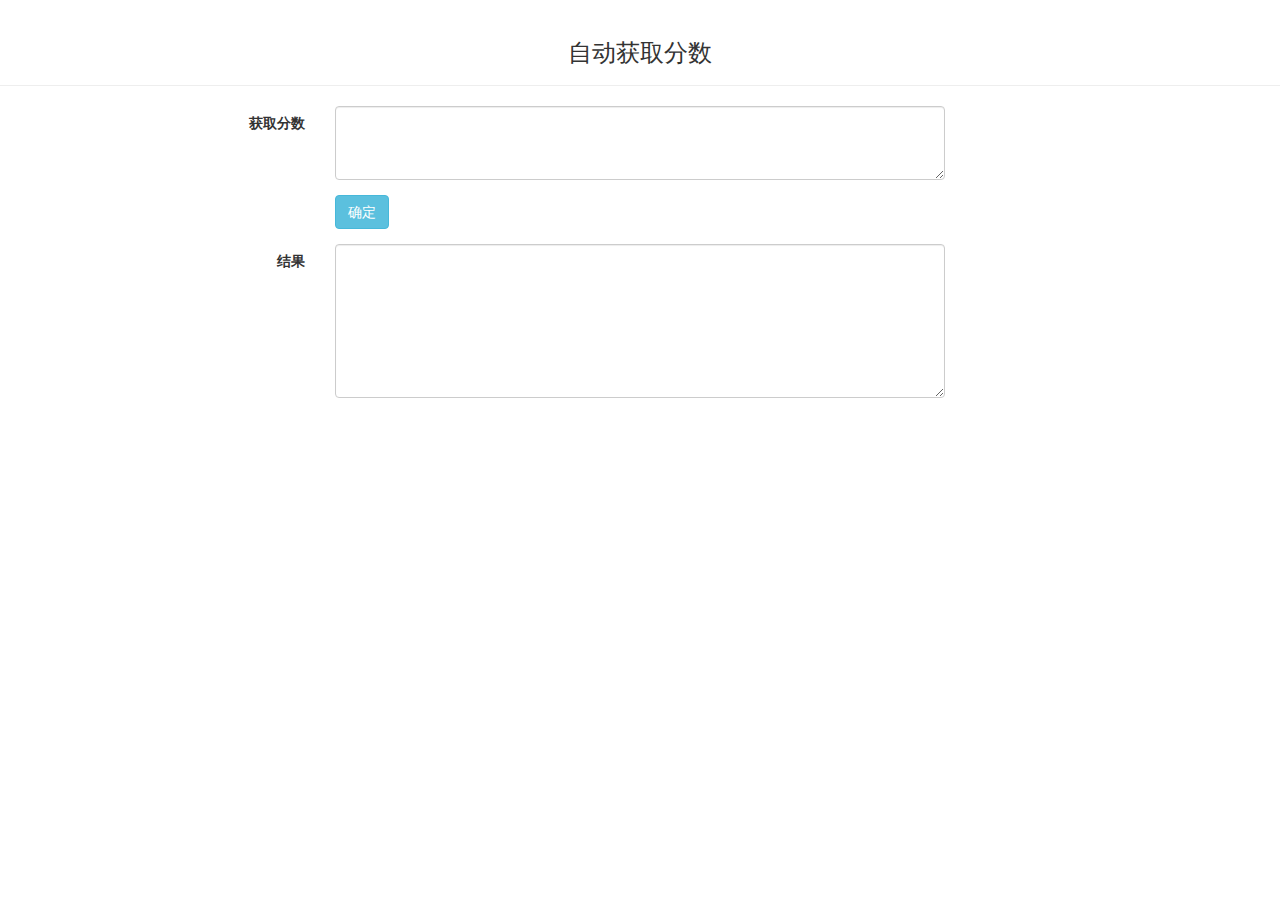
<file: html/test.html>
<!DOCTYPE html>
<html>

<head>
	<meta charset="UTF-8">
	<title>转换</title>
	<meta name="viewport" content="width=device-width, initial-scale=1,maximum-scale=1,user-scalable=no">
	<meta name="apple-mobile-web-app-capable" content="yes">
	<meta name="apple-mobile-web-app-status-bar-style" content="black">
	<meta name="format-detection" content="telephone=no">
	<script src="js/jquery.min.2.1.4.js"></script>
	<link rel="stylesheet" href="css/bootstrap.3.3.4.css">
	<script src="js/apexcharts.js"></script>
	<script>
		//各个屏幕大小适配
		(function (doc, win) {
			var docEl = doc.documentElement,
				resizeEvt = 'orientationchange' in window ? 'orientationchange' : 'resize',
				recalc = function () {
					var clientWidth = docEl.clientWidth;
					if (!clientWidth) return;
					docEl.style.fontSize = 100 * (clientWidth / 375) + 'px';
				};

			if (!doc.addEventListener) return;
			win.addEventListener(resizeEvt, recalc, false);
			doc.addEventListener('DOMContentLoaded', recalc, false);
		})(document, window);
	</script>
</head>

<style>
	html{
		margin: 0;
		padding: 0;
	}
	#wrapper {
		padding-top: 20px;
		background: #000524;
		border: 1px solid #000;
		box-shadow: 0 22px 35px -16px rgba(0, 0, 0, 0.71);
		max-width: 650px;
		margin: 35px auto;
	}
</style>

<body>
	<div class="page-header">
		<h3 class="text-center">自动获取分数</h3>
	</div>
	<form id="testForm" class="form-horizontal">
		<div class="form-group" style=" margin-right: 0;                      margin-left: 0; ">
			<label class="col-md-3 control-label">获取分数</label>
			<div class="col-md-6">
				<textarea id='iputtext' class="form-control" name="test" rows="3"></textarea>

			</div>
		</div>
		<div class="form-group" style=" margin-right: 0;                      margin-left: 0; ">
			<div class="col-md-offset-3 col-md-6">
				<button type="button" class="btn btn-info" id="testConfirm" onclick="fun()">确定</button>
			</div>
		</div>
		<div class="form-group" style=" margin-right: 0;                      margin-left: 0; ">
			<label class="col-md-3 control-label">结果</label>
			<div class="col-md-6">
				<textarea id='iputtext1' class="form-control" name="test" rows="7"></textarea>

			</div>
		</div>
	</form>

	<div id="wrapper">
		<div id="chart-area">
		</div>
	</div>



	<script>
		$('#wrapper').hide()
		function fun() {
			const data = getMapData($('#iputtext').val())
			// $.ajax({
			// 	url: 'https://api.1996wz.cn/api/Text/post',
			// 	type: 'post',
			// 	headers: {
			// 		'Content-Type': 'application/x-www-form-urlencoded',
			// 	},
			// 	dataType: 'json',
			// 	async: false,
			// 	data: {
			// 		'': $('#iputtext').val()
			// 	},
			// 	success: function (data) {
					//服务器返回响应，根据响应结果，分析是否登录成功；
					console.log(data);
					var max=data[0][1];
					var min=data[0][1];
					var h='\r\n';
					data.forEach(element => {
						h=h+'第'+element[0]+'次:'+element[1]+';';
						if(element[1]>max)
						max=element[1];
						if(element[1]<min)
					min=element[1];
					});
					h='最大值：'+max+';最小值：'+min+';差值：'+(max-min) +h;
					$('#iputtext1').val(h)
					$('#chart-area').html()
					$('#wrapper').show()
					var options1 = {
						chart: {
							id: "chart2",
							type: "area",
							height: 230,
							foreColor: "#ccc",
							toolbar: {
								autoSelected: "pan",
								show: false
							}
						},
						colors: ["#00BAEC"],
						stroke: {
							width: 3
						},
						grid: {
							borderColor: "#555",
							yaxis: {
								lines: {
									show: false
								}
							}
						},
						dataLabels: {
							enabled: false
						},
						fill: {
							gradient: {
								enabled: true,
								opacityFrom: 0.55,
								opacityTo: 0
							}
						},
						markers: {
							size: 3,
							colors: ["#000524"],
							strokeColor: "#00BAEC",
							strokeWidth: 3
						},
						series: [
							{
								label:{
									normal:{
										show:true,
										position:"top"
									}
								},
								data: data
							}
						],
						tooltip: {
							theme: "dark"
						},
						xaxis: {
							type: "int"
						},
						yaxis: {
							min: min,
							max:max,
							tickAmount: 9
						}
					};

					var chart1 = new ApexCharts(document.querySelector("#chart-area"), options1);

					chart1.render();



			// 	},
			// 	error: function (xhr, type, errorThrown) {

			// 		//						alert('网络异常')
			// 		console.log(type);

			// 	}
			// });
		}

	</script>
</body>

</html>
</file>
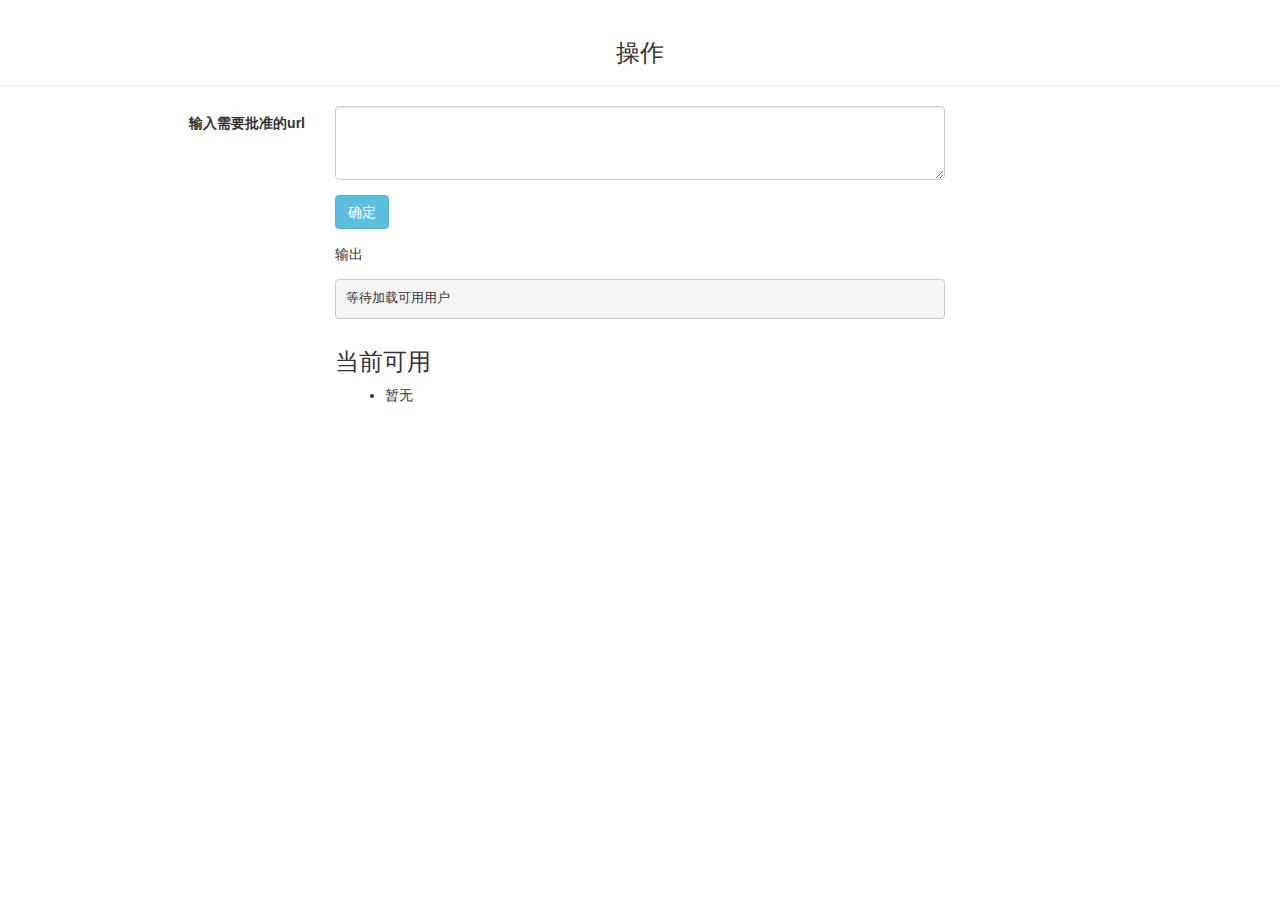
<file: html/test5.html>
<!--
 * @Author: 志哥哥
 * @Description: 
 * @LastEditors: 志哥哥
 * @FilePath: \blog\public\html\test5.html
 * @
-->
<!DOCTYPE html>
<html>

<head>
    <meta charset="UTF-8">
    <title>自动</title>
    <meta name="viewport" content="width=device-width, initial-scale=1,maximum-scale=1,user-scalable=no">
    <meta name="apple-mobile-web-app-capable" content="yes">
    <meta name="apple-mobile-web-app-status-bar-style" content="black">
    <meta name="format-detection" content="telephone=no">
    <script src="js/jquery.min.2.1.4.js"></script>
    <link rel="stylesheet" href="css/bootstrap.3.3.4.css">
    <script>
        //各个屏幕大小适配
        (function (doc, win) {
            var docEl = doc.documentElement,
                resizeEvt = 'orientationchange' in window ? 'orientationchange' : 'resize',
                recalc = function () {
                    var clientWidth = docEl.clientWidth;
                    if (!clientWidth) return;
                    docEl.style.fontSize = 100 * (clientWidth / 375) + 'px';
                };

            if (!doc.addEventListener) return;
            win.addEventListener(resizeEvt, recalc, false);
            doc.addEventListener('DOMContentLoaded', recalc, false);
        })(document, window);
    </script>
</head>

<style>
    html {
        margin: 0;
        padding: 0;
    }

    #wrapper {
        padding-top: 20px;
        background: #000524;
        border: 1px solid #000;
        box-shadow: 0 22px 35px -16px rgba(0, 0, 0, 0.71);
        max-width: 650px;
        margin: 35px auto;
    }

    .profile-image {
        width: 24px;
        height: 24px;
        border-radius: 50%;
    }

    li {
        margin: 10px;
    }
</style>

<body>
    <div class="page-header">
        <h3 class="text-center">操作</h3>
    </div>
    <form id="testForm" class="form-horizontal">
        <div class="form-group" style=" margin-right: 0;margin-left: 0; ">
            <label class="col-md-3 control-label">输入需要批准的url</label>
            <div class="col-md-6">
                <textarea id='iputtext' class="form-control" name="test" rows="3"></textarea>
            </div>
        </div>
        <div class="form-group" style=" margin-right: 0;                      margin-left: 0; ">
            <div class="col-md-offset-3 col-md-6">
                <button type="button" class="btn btn-info" id="testConfirm" onclick="fun()">确定</button>
            </div>
        </div>
        <div class="form-group" style=" margin-right: 0;margin-left: 0; ">
            <div class="col-md-offset-3 col-md-6">
                输出
            </div>
        </div>
    </form>
    <div class="col-md-offset-3 col-md-6" id="d2">
        <pre id="d1" style="max-height: 100px;"></pre>
    </div>
    <div class="col-md-offset-3 col-md-6">
        <h3 id="usercount">当前可用</h3>
        <ul id="user">
            <li>暂无</li>
        </ul>
    </div>
    <script>
         const url = 'https://my-3g2pc0ib6cb37c43-1251555445.ap-shanghai.app.tcloudbase.com/p'
        // const url = ''
        // const url = 'http://api.1996wz.cn'
        $('#d2').hide()
        let consoletxt = ""

        addtext('等待加载可用用户')
        $.ajax({
            url:  url,
            type: 'post',
            headers: {
                        'Content-Type': 'application/json',
                    },
            contentType: 'application/json',  // 设置请求头
            dataType: 'json',
            async: true,
            data: JSON.stringify({
                type: 'getTfs'
            }),
            success: function (data) {
                if (data && data.length) {
                    var html = ''
                    for (var i = 0; i < data.length; i++) {
                        html = html + '<li><img class="profile-image" src="' + decodeURIComponent(data[i][1] || 'http://tfs2018-web.winning.com.cn:8080/tfs/WINNING-6.0/_api/_common/identityImage?size=0')
                        html = html + '" alt=""> 用户名：'
                        html = html + data[i][0]
                        html = html + '&nbsp;&nbsp;&nbsp;&nbsp;&nbsp;'
                        html = html + '</li>'
                    } 
                    $('#user').html(html)
                    $('#usercount').html('当前在线(' + data.length + ')')
                }
                addtext('加载成功')
            },
            error: function (xhr, type, errorThrown) {
                console.log(type);
            }
        });

        function fun() {
            var prurl = $('#iputtext').val()
            if (prurl && prurl.includes('http://tfs2018-web.winning.com.cn:8080/tfs/') && prurl.includes('_git') && prurl.includes('pullrequest')) {
                $.ajax({
                    url:url,
                    type: 'post',
                    headers: {
                        'Content-Type': 'application/json',
                    },
                    dataType: 'json',
                    async: true,
                    data: JSON.stringify({
                        type:'Approval',
                        url:prurl
                    }),
                    success: function (data) {
                        if (data && data.length) {
                            for (let index = 0; index < data.length; index++) {
                                addtext(data[index])
                            }
                        }
                    },
                    error: function (xhr, type, errorThrown) {
                        console.log(type);
                    }
                });
                addtext('提交成功')
            } else {
                addtext('请输入正确的url')
            }
        }
        function addtext(text) {
            $('#d2').show()
            consoletxt = text + "\r\n" + consoletxt
            $('#d1').html(consoletxt)
        }
    </script>
</body>

</html>
</file>
<file: css/matery.css>
/*全局基础样式*/
/*小屏幕下(手机类)的样式*/
@media only screen and (max-width: 601px) {
    .container {
        width: 95%;
    }
}

/*中等屏幕下(平板类)的样式*/
@media only screen and (min-width: 600px) and (max-width: 992px) {
    .container {
        width: 90%;
    }
}

/*大屏幕下(桌面类)的样式*/
@media only screen and (min-width: 993px) {
    .container {
        width: 90%;
        max-width: 1125px;
    }

    .head-container {
        position: absolute;
        padding: 0 30px;
        width: 100%;
    }

    .post-container {
        width: 90%;
        margin: 0 auto;
        max-width: 1250px;
    }
}

body {
    background-color: #eaeaea;
    margin: 0;
    color: #34495e;
    overflow-x: hidden;
    overflow-y: auto;
}

h1 {
    margin: 48px 0 22px -5px;
    font-size: 2.0rem;
    font-weight: bold;
    line-height: 2.0rem;
}

h2 {
    margin: 42px 0 18px -5px;
    font-size: 1.8rem;
    font-weight: bold;
    line-height: 1.8rem;
}

h3 {
    margin: 38px 0 15px -4px;
    font-size: 1.6rem;
    font-weight: bold;
    line-height: 1.7rem;
}

h4 {
    margin: 32px 0 12px -4px;
    font-size: 1.45rem;
    font-weight: bold;
    line-height: 1.45rem;
}

h5 {
    margin: 28px 0 8px -4px;
    font-size: 1.2rem;
    font-weight: bold;
    line-height: 1.2rem;
}

h6 {
    margin: 22px 0 4px -4px;
    font-size: 1.1rem;
    line-height: 1.1rem;
}

p {
    font-size: 1rem;
    line-height: 1.5rem;
}

hr {
    margin: 20px 0;
    border: 0;
    border-top: 1px solid #ccc;
}

blockquote {
    border-left: 5px solid #42b983;
    padding: 1rem 0.8rem 0.2rem 0.8rem;
    color: #666;
    background-color: rgba(66, 185, 131, .1);
}

pre {
    padding: 2rem 1rem 1rem 1rem !important;
    border-radius: 0.35rem;
    tab-size: 4;
}

.code-area::after {
    content: " ";
    position: absolute;
    border-radius: 50%;
    background: #ff5f56;
    width: 12px;
    height: 12px;
    top: 0;
    left: 12px;
    margin-top: 12px;
    -webkit-box-shadow: 20px 0 #ffbd2e, 40px 0 #27c93f;
    box-shadow: 20px 0 #ffbd2e, 40px 0 #27c93f;
}

code {
    padding: 1px 5px;
    top: 13px !important;
    font-family: Inconsolata, Monaco, Consolas, 'Courier New', Courier, monospace;
    font-size: 0.91rem;
    color: #e96900;
    background-color: #f8f8f8;
    border-radius: 2px;
}

.code_copy {
    position: absolute;
    top: 0.7rem;
    right: 25px;
    z-index: 1;
    filter: invert(50%);
    cursor: pointer;
}

.codecopy_notice {
    position: absolute;
    top: 0.7rem;
    right: 6px;
    z-index: 1;
    filter: invert(50%);
    opacity: 0;
}

.code_lang {
    position: absolute;
    top: 1.2rem;
    right: 46px;
    line-height: 0;
    font-weight: bold;
    font-family: Consolas, Monaco, 'Andale Mono', 'Ubuntu Mono', monospace;
    z-index: 1;
    filter: invert(50%);
    cursor: pointer;
}

.code-expand {
    position: absolute;
    top: 4px;
    right: 0;
    filter: invert(50%);
    padding: 7px;
    z-index: 999 !important;
    cursor: pointer;
    transition: all .3s;
    transform: rotate(0deg);
}

.code-closed .code-expand {
    transform: rotate(-180deg) !important;
    transition: all .3s;
}

.code-closed pre::before {
    height: 0;
}

pre code {
    padding: 0;
    color: #e8eaf6;
    background-color: #272822;
}

/* 键盘 kbd 标签样式 */
kbd {
    margin: 0 3px;
    padding: 3px 5px;
    border-radius: 3px;
    border: 1px solid #b4b4b4;
    box-shadow: 0 1px 3px rgba(0, 0, 0, 0.25), 0 2px 1px 0 rgba(255, 255, 255, 0.6) inset;
    font-family: Consolas, Monaco, 'Andale Mono', 'Ubuntu Mono', monospace;
    font-size: 0.9rem;
    font-weight: 600;
    background-color: #f8f8f8;
    color: #34495e;
    line-height: 1.8rem;
    white-space: nowrap;
}

b,
strong {
    font-weight: bold;
}

dfn {
    font-style: italic;
}

small {
    font-size: 85%;
}

cite {
    font-style: normal;
}

mark {
    background-color: #fcf8e3;
    padding: .2em;
}

.card {
    border-radius: 10px;
    box-shadow: 0 15px 35px rgba(50, 50, 93, .1), 0 5px 15px rgba(0, 0, 0, .07) !important;
}

.card .card-image img {
    border-radius: 8px 8px 0 0;
    /* 修改文章列表图片填充样式为 cover 以覆盖整个区域而不会被缩放 */
    object-fit: cover;
}

.container .row {
    margin-bottom: 0;
}

.bg-color {
    background-image: linear-gradient(to right, #4cbf30 0%, #0f9d58 100%);
}

.text-color {
    color: #0f9d58 !important;
}

.white-color {
    color: #fff;
}

.progress-bar {
    height: 4px;
    position: fixed;
    bottom: 0;
    z-index: 300;
    background: linear-gradient(to right, #4cbf30 0%, #0f9d58 100%);
    opacity: 0.8;
}

.sidenav-overlay {
    z-index: 500;
}

.pd-header {
    margin-top: -64px;
}

header .side-nav {
    width: 240px;
    z-index: 999;
    box-shadow: 0 2px 5px 0 rgba(0, 0, 0, 0.16), 0 7px 10px 0 rgba(0, 0, 0, 0.12);
}

nav {
    box-shadow: 0 2px 5px 0 rgba(0, 0, 0, 0.16), 0 7px 10px 0 rgba(0, 0, 0, 0.12);
}

header .nav-transparent {
    background-color: transparent !important;
    background-image: none;
    box-shadow: none;
}

header nav .brand-span {
    font-size: 1.45rem;
}

header .brand-logo .logo-img {
    height: 45px;
    vertical-align: middle;
    padding-bottom: 6px;
}

header .brand-logo .logo-span {
    font-size: 1.6rem;
}

/*修改顶部 logo 的文字垂直对齐为 top，避免默认 middle 看起来偏下*/
header .brand-logo .waves-effect {
    vertical-align: top;
}

header .button-collapse i {
    font-size: 1.5rem;
}

header .side-nav .mobile-head {
    padding: 0 15px;
}

header .side-nav .mobile-head img {
    margin-top: 30px;
    width: 75px;
    height: 75px;
}

header .side-nav .mobile-head .logo-name {
    margin-top: -30px;
    padding-left: 10px;
    font-size: 1.5rem;
}

header .side-nav .mobile-head .logo-desc {
    margin-top: -10px;
    padding-left: 10px;
    padding-bottom: 10px;
    font-size: 0.8rem;
    line-height: 1.3rem;
    color: #e3e3e3;
}

header .side-nav .menu-list li {
    padding: 0;
    margin-left: -15px;
}

header .side-nav .menu-list a {
    height: 50px;
    line-height: 50px;
    color: #34495e !important;
}

.mobile-menu-list a i {
    margin-left: 8px !important;
    font-size: 1.16rem;
    color: #34495e !important;
}

header .side-nav .fa-fw {
    width: 3.3rem;
    text-align: left;
}

header .side-nav .social-link {
    position: absolute;
    bottom: 45px;
    padding-left: 15px;
}

.social-link a {
    font-size: 1.2rem;
    display: inline;
    padding: 0 12px;
}

.cover-btns {
    position: relative;
    top: 10vh;
    text-align: center;
}

.cover-btns a {
    margin: 10px 15px;
    padding: 0 35px;
    height: 45px;
    line-height: 45px;
    font-size: 1rem;
    color: #fff;
    border: 1px solid #fff;
    background-color: transparent;
    border-radius: 30px;
    box-shadow: none;
}

.cover-btns a:hover {
    border: 1px solid #f44336;
    background-color: #f44336;
    box-shadow: 0 14px 26px -12px rgba(233, 30, 99, 0.42),
    0 4px 23px 0 rgba(0, 0, 0, 0.12),
    0 8px 10px -5px rgba(233, 30, 99, 0.2);
}

.cover-btns a i {
    font-size: 1.1rem;
    padding-right: 5px;
}

.scroll-down {
    background: #333;
    margin: 100px auto;
    -webkit-animation: scroll-down 1.5s infinite;
    -moz-animation: scroll-down 1.5s infinite;
    -o-animation: scroll-down 1.5s infinite;
    animation: scroll-down 1.5s infinite;
}

@-moz-keyframes scroll-down {
    0% {
        opacity: 0.4;
        -ms-filter: "progid:DXImageTransform.Microsoft.Alpha(Opacity=40)";
        filter: alpha(opacity=40);
        top: 0;
    }

    50% {
        opacity: 1;
        -ms-filter: none;
        filter: none;
        top: -16px;
    }

    100% {
        opacity: 0.4;
        -ms-filter: "progid:DXImageTransform.Microsoft.Alpha(Opacity=40)";
        filter: alpha(opacity=40);
        top: 0;
    }
}

@-webkit-keyframes scroll-down {
    0% {
        opacity: 0.4;
        -ms-filter: "progid:DXImageTransform.Microsoft.Alpha(Opacity=40)";
        filter: alpha(opacity=40);
        top: 0;
    }

    50% {
        opacity: 1;
        -ms-filter: none;
        filter: none;
        top: -16px;
    }

    100% {
        opacity: 0.4;
        -ms-filter: "progid:DXImageTransform.Microsoft.Alpha(Opacity=40)";
        filter: alpha(opacity=40);
        top: 0;
    }
}

@-o-keyframes scroll-down {
    0% {
        opacity: 0.4;
        -ms-filter: "progid:DXImageTransform.Microsoft.Alpha(Opacity=40)";
        filter: alpha(opacity=40);
        top: 0;
    }

    50% {
        opacity: 1;
        -ms-filter: none;
        filter: none;
        top: -16px;
    }

    100% {
        opacity: 0.4;
        -ms-filter: "progid:DXImageTransform.Microsoft.Alpha(Opacity=40)";
        filter: alpha(opacity=40);
        top: 0;
    }
}

@keyframes scroll-down {
    0% {
        opacity: 0.4;
        -ms-filter: "progid:DXImageTransform.Microsoft.Alpha(Opacity=40)";
        filter: alpha(opacity=40);
        top: 0;
    }

    50% {
        opacity: 1;
        -ms-filter: none;
        filter: none;
        top: -16px;
    }

    100% {
        opacity: 0.4;
        -ms-filter: "progid:DXImageTransform.Microsoft.Alpha(Opacity=40)";
        filter: alpha(opacity=40);
        top: 0;
    }
}

.cover-social-link {
    position: relative;
    top: 23vh;
    width: 100%;
    text-align: center;
}

.cover-social-link a {
    padding: 0 15px;
    font-size: 1.35rem;
    color: #fff;
}

header .go-back {
    float: left;
    position: relative;
    padding-left: 5px;
    padding-right: 5px;
    z-index: 1;
    height: 56px;
}

header .go-back i {
    font-size: 1.6rem;
    font-weight: 200;
    line-height: 56px;
}

/* 背景图效果. */
.bg-cover {
    position: relative;
    display: flex;
    align-items: center;
    height: 60vh;
    padding: 0;
    border: 0;
    overflow: hidden;
    background-position: center center;
    background-size: cover;
    transform: translate3d(0px, 0px, 0px);
}

.index-cover {
    height: 100vh;
}

.post-cover {
    height: 40vh !important;
}

.bg-cover:after {
    -webkit-animation: rainbow 60s infinite;
    animation: rainbow 60s infinite;
}

.bg-cover:before,
.bg-cover:after {
    position: absolute;
    z-index: 1;
    width: 100%;
    height: 100%;
    display: block;
    left: 0;
    top: 0;
    content: "";
}

.bg-cover .container {
    position: relative;
    color: #fff;
    z-index: 2;
}

.bg-cover .title {
    font-size: 4rem;
    line-height: 1.2em;
    margin-bottom: 20px;
    position: relative;
}

.bg-cover .description {
    font-weight: 300;
    font-size: 1.25rem;
    line-height: 1.4em;
    color: #eee;
}

.bg-cover .post-title {
    margin: 0 auto;
    font-size: 2.5rem;
    font-weight: 400;
}

@-webkit-keyframes rainbow {

    0%,
    100% {
        background: rgba(156, 39, 176, 0.75);
        background: linear-gradient(45deg, rgba(156, 39, 176, 0.75) 0%, rgba(156, 39, 176, 0.65) 100%);
        background: -moz-linear-gradient(135deg, rgba(156, 39, 176, 0.75) 0%, rgba(156, 39, 176, 0.65) 100%);
        background: -webkit-linear-gradient(135deg, rgba(156, 39, 176, 0.75) 0%, rgba(156, 39, 176, 0.65) 100%);
    }

    16% {
        background: rgba(132, 13, 121, 0.75);
        background: linear-gradient(45deg, rgba(132, 13, 121, 0.75) 0%, rgba(132, 13, 121, 0.65) 100%);
        background: -moz-linear-gradient(135deg, rgba(132, 13, 121, 0.75) 0%, rgba(132, 13, 121, 0.65) 100%);
        background: -webkit-linear-gradient(135deg, rgba(132, 13, 121, 0.75) 0%, rgba(132, 13, 121, 0.65) 100%);
    }

    32% {
        background: rgba(239, 83, 80, 0.75);
        background: linear-gradient(45deg, rgba(239, 83, 80, 0.75) 0%, rgba(239, 83, 80, 0.65) 100%);
        background: -moz-linear-gradient(135deg, rgba(239, 83, 80, 0.75) 0%, rgba(239, 83, 80, 0.65) 100%);
        background: -webkit-linear-gradient(135deg, rgba(239, 83, 80, 0.75) 0%, rgba(239, 83, 80, 0.65) 100%);
    }

    48% {
        background: rgba(255, 87, 34, 0.75);
        background: linear-gradient(45deg, rgba(255, 87, 34, 0.75) 0%, rgba(255, 87, 34, 0.65) 100%);
        background: -moz-linear-gradient(135deg, rgba(255, 87, 34, 0.75) 0%, rgba(255, 87, 34, 0.65) 100%);
        background: -webkit-linear-gradient(135deg, rgba(255, 87, 34, 0.75) 0%, rgba(255, 87, 34, 0.65) 100%);
    }

    64% {
        background: rgba(255, 160, 0, 0.75);
        background: linear-gradient(45deg, rgba(255, 160, 0, 0.75) 0%, rgba(255, 160, 0, 0.65) 100%);
        background: -moz-linear-gradient(135deg, rgba(255, 160, 0, 0.75) 0%, rgba(255, 112, 66, 0.65) 100%);
        background: -webkit-linear-gradient(135deg, rgba(255, 160, 0, 0.75) 0%, rgba(255, 160, 0, 0.65) 100%);
    }

    80% {
        background: rgba(233, 30, 99, 0.75);
        background: linear-gradient(45deg, rgba(233, 30, 99, 0.75) 0%, rgba(233, 30, 99, 0.65) 100%);
        background: -moz-linear-gradient(135deg, rgba(233, 30, 99, 0.75) 0%, rgba(233, 30, 99, 0.65) 100%);
        background: -webkit-linear-gradient(135deg, rgba(2233, 30, 99, 0.75) 0%, rgba(233, 30, 99, 0.65) 100%);
    }
}

@keyframes rainbow {

    0%,
    100% {
        background: rgba(156, 39, 176, 0.75);
        background: linear-gradient(45deg, rgba(156, 39, 176, 0.75) 0%, rgba(156, 39, 176, 0.65) 100%);
        background: -moz-linear-gradient(135deg, rgba(156, 39, 176, 0.75) 0%, rgba(156, 39, 176, 0.65) 100%);
        background: -webkit-linear-gradient(135deg, rgba(156, 39, 176, 0.75) 0%, rgba(156, 39, 176, 0.65) 100%);
    }

    16% {
        background: rgba(132, 13, 121, 0.75);
        background: linear-gradient(45deg, rgba(132, 13, 121, 0.75) 0%, rgba(132, 13, 121, 0.65) 100%);
        background: -moz-linear-gradient(135deg, rgba(132, 13, 121, 0.75) 0%, rgba(132, 13, 121, 0.65) 100%);
        background: -webkit-linear-gradient(135deg, rgba(132, 13, 121, 0.75) 0%, rgba(132, 13, 121, 0.65) 100%);
    }

    32% {
        background: rgba(239, 83, 80, 0.75);
        background: linear-gradient(45deg, rgba(239, 83, 80, 0.75) 0%, rgba(239, 83, 80, 0.65) 100%);
        background: -moz-linear-gradient(135deg, rgba(239, 83, 80, 0.75) 0%, rgba(239, 83, 80, 0.65) 100%);
        background: -webkit-linear-gradient(135deg, rgba(239, 83, 80, 0.75) 0%, rgba(239, 83, 80, 0.65) 100%);
    }

    48% {
        background: rgba(255, 87, 34, 0.75);
        background: linear-gradient(45deg, rgba(255, 87, 34, 0.75) 0%, rgba(255, 87, 34, 0.65) 100%);
        background: -moz-linear-gradient(135deg, rgba(255, 87, 34, 0.75) 0%, rgba(255, 87, 34, 0.65) 100%);
        background: -webkit-linear-gradient(135deg, rgba(255, 87, 34, 0.75) 0%, rgba(255, 87, 34, 0.65) 100%);
    }

    64% {
        background: rgba(255, 160, 0, 0.75);
        background: linear-gradient(45deg, rgba(255, 160, 0, 0.75) 0%, rgba(255, 160, 0, 0.65) 100%);
        background: -moz-linear-gradient(135deg, rgba(255, 160, 0, 0.75) 0%, rgba(255, 112, 66, 0.65) 100%);
        background: -webkit-linear-gradient(135deg, rgba(255, 160, 0, 0.75) 0%, rgba(255, 160, 0, 0.65) 100%);
    }

    80% {
        background: rgba(233, 30, 99, 0.75);
        background: linear-gradient(45deg, rgba(233, 30, 99, 0.75) 0%, rgba(233, 30, 99, 0.65) 100%);
        background: -moz-linear-gradient(135deg, rgba(233, 30, 99, 0.75) 0%, rgba(233, 30, 99, 0.65) 100%);
        background: -webkit-linear-gradient(135deg, rgba(2233, 30, 99, 0.75) 0%, rgba(233, 30, 99, 0.65) 100%);
    }
}

.index-card {
    margin-top: -10px;
    padding-top: 20px;
}

.carousel-post .title {
    font-size: 2.6rem;
}

.dream {
    margin-top: 20px;
    margin-bottom: 40px;
}

.dream .title,
.music-player .title,
.video-player .title {
    margin-bottom: 20px;
    font-size: 2rem;
    font-weight: 700;
}

.dream .text {
    opacity: .6;
    font-size: 1.1rem;
}

.music-player,
.video-player {
    margin-top: 10px;
    margin-bottom: 50px;
}

.music,
.dplayer-video {
    box-shadow: 0 5px 20px 0 rgba(0, 0, 0, .2), 0 10px 20px -12px rgba(0, 0, 0, .5) !important;
}

#recommend-sections {
    margin-top: -30px;
    padding-top: 30px;
}

.index-card .card .card-content {
    padding: 20px 40px;
}

@media only screen and (min-width: 1418px) {
    .recommend {
        margin-top: 20px;
        padding: 0 0.75rem;
    }
}

@media only screen and (max-width: 601px) {
    .index-card .card .card-content {
        padding: 10px 10px;
    }
}

/*中等屏幕下(平板类)的样式*/
@media only screen and (min-width: 600px) and (max-width: 992px) {
    .index-card .card .card-content {
        padding: 20px 20px;
    }
}

.recommend .row .col {
    padding: 0 1.25rem;
}

.recommend .title {
    margin-top: 25px;
    margin-bottom: 25px;
    text-align: center;
    font-size: 1.8rem;
    font-weight: 700;
    line-height: 1.8rem;
}

.recommend .post-card:before {
    position: absolute;
    z-index: 0;
    width: 100%;
    height: 100%;
    display: block;
    left: 0;
    top: 0;
    content: "";
    background-color: rgba(0, 0, 0, .3);
    border-radius: 10px;
}

.recommend .post-card {
    position: relative;
    width: 100%;
    height: 300px;
    max-height: 300px;
    margin-bottom: 15px;
    margin-top: 15px;
    text-align: center;
    border: 0;
    border-radius: 10px;
    color: rgba(0, 0, 0, .87);
    background: #fff 50%;
    background-size: cover;
    box-shadow: 0 15px 35px rgba(50, 50, 93, .1), 0 5px 15px rgba(0, 0, 0, .07);
}

.recommend .post-card .post-body {
    position: relative;
    margin: 0 auto;
    padding: 1.8rem 1.25rem;
    z-index: 2;
}

.recommend .post-card .post-categories {
    margin: 10px auto;
}

.recommend .post-card .post-categories .category {
    padding: 0 8px;
    color: hsla(0, 0%, 100%, .7) !important;
    font-size: .75rem;
    font-weight: 500;
}

.recommend .post-card a {
    color: #fff;
}

.recommend .post-card .post-title {
    height: 48px;
    margin-top: 10px;
    margin-bottom: 5px;
}

.recommend .post-card .post-description {
    margin: 20px auto;
    max-width: 500px;
    height: 65px;
    max-height: 65px;
    font-size: 14px;
    color: hsla(0, 0%, 100%, .78) !important;
}

.recommend .post-card .read-more {
    height: 40px;
    margin: .6rem 1px;
    font-size: 0.9rem;
    font-weight: 400;
    line-height: 40px;
    color: #fff;
    border-radius: 30px;
    box-shadow: 0 2px 2px 0 rgba(244, 67, 54, .14), 0 3px 1px -2px rgba(244, 67, 54, .2), 0 1px 5px 0 rgba(244, 67, 54, .12);
}

.recommend .post-card .read-more .icon {
    font-size: 1.05rem;
    padding-right: 10px;
}

.archive-calendar {
    margin-top: -60px;
    max-width: 820px;
}

#post-calendar {
    width: 100%;
    height: 225px;
}

.settings-content {
    margin-top: -10px;
}

/*文章列表卡片各样式*/
#articles {
    margin-top: 10px;
    margin-bottom: 10px;
}

article a {
    margin-right: 0 !important;
    color: #525f7f;
    text-transform: none !important;
}

article a:hover {
    font-weight: bold;
    color: #42b983;
    text-decoration: underline;
}

.articles .row {
    margin-left: 0;
    margin-right: 0;
}

article .card {
    border-radius: 8px;
    overflow: hidden;
}

article .card-image {
    background-color: #222;
    border-radius: 8px;
}

article .card-image img {
    height: 220px;
    border-radius: 0.3rem;
    opacity: .7;
}

article .tag-image img {
    height: 220px;
}

article .card .card-content {
    padding: 15px 15px 12px 18px;
}

article .article-content .summary {
    padding-bottom: 2px;
    padding-left: 0;
    margin-bottom: 6px;
    word-break: break-all;
}

article .article-content .publish-author {
    float: right;
}

.publish-date .icon-date {
    padding-right: 5px;
}

.publish-author .icon-category {
    padding-left: 10px;
}

.article-content .publish-author .post-category {
    padding-left: 5px;
}

article .card .card-action {
    padding: 10px 15px 10px 18px;
    border-radius: 0 0 8px 8px !important;
}

article .article-tags .chip {
    margin: 2px;
    font-size: 0.8rem;
    font-weight: 400;
    height: 22px;
    line-height: 22px;
    color: #fff;
    border-radius: 10px;
}

.prev-next {
    margin-left: -0.75rem;
}

.prev-next .article-badge {
    min-width: 3rem;
    margin-top: 7px;
    padding: 3px 10px 3px 8px;
    text-align: center;
    font-size: 1rem;
    line-height: inherit;
    position: absolute;
    box-sizing: border-box;
    z-index: 200;
    background-color: #fff;
    font-weight: 500;
}

.prev-next .left-badge {
    border-radius: 8px 0 8px 0;
}

.prev-next .right-badge {
    border-radius: 0 8px 0 8px;
    right: 10px;
}

.paging {
    margin-bottom: 15px;
}

.paging .row {
    margin-left: 0;
    margin-right: 0;
}

.paging .page-info {
    font-size: 1.4rem;
    color: #888;
    padding-top: 1rem;
}

.paging i {
    font-size: 2.5rem;
}

.paging .disabled {
    background-color: #ccc !important;
}

.paging .disabled i {
    color: #999 !important;
}

/*文章详情样式*/
#artDetail {
    margin-top: -60px;
}

/* 修改小屏幕下文章详情table样式. */
@media only screen and (max-width: 550px) {
    #articleContent table {
        table-layout: fixed;
    }
}

@media only screen and (min-width: 1418px) {
    #artDetail {
        margin-top: -60px;
        padding: 0 0.75rem;
    }
}

#artDetail .card {
    box-shadow: 0 10px 35px 2px rgba(0, 0, 0, .15),
    0 5px 15px rgba(0, 0, 0, .07),
    0 2px 5px -5px rgba(0, 0, 0, .1) !important;
}

#artDetail .tag-cate {
    padding-bottom: 15px;
}

#artDetail a {
    margin-right: 0 !important;
    text-transform: none !important;
}

#artDetail .article-info {
    padding: 20px 30px 1px 40px;
    margin-bottom: -5px;
}

#artDetail .article-tag .chip {
    font-size: 1rem;
    font-weight: 400;
    height: 25px;
    line-height: 24px;
    color: #fff;
    border-radius: 15px;
    margin-right: 5px;
    margin-bottom: 2px;
}

#artDetail .tag_share .article-tag .chip {
    font-size: 1rem;
    font-weight: 400;
    height: 25px;
    line-height: 23px;
    border-radius: 15px;
    margin-right: 5px;
    margin-bottom: 2px;
    color: #42b983;
    background: #fff;
    border: 1px solid;
    transition: all 0.6s ease-in-out;
}

#artDetail .tag_share .article-tag .chip:hover {
    color: #fff;
    background: #42b983;
}

#artDetail .post-cate {
    float: right;
    color: #42b983;
}

#artDetail .post-cate a {
    padding-right: 5px;
    color: #42b983;
    font-weight: 500;
}

#artDetail .post-cate a:hover {
    text-decoration: underline;
}

#artDetail .post-info {
    color: #525f7f;
}

#artDetail .post-info .post-category {
    padding-right: 4px;
    color: #525f7f;
}

#artDetail .post-info .post-category:hover {
    font-weight: bold;
    color: #42b983;
    text-decoration: underline;
}

#artDetail .post-info .post-date {
    color: #525f7f;
}

#artDetail .post-info .post-word-count {
    margin-left: 15px;
}

#artDetail .post-info .post-read {
    margin-left: 15px;
    color: #525f7f;
}

#artDetail .article-card-content {
    padding: 0 15px 20px 18px;
}

@media only screen and (max-width: 601px) {
    #artDetail .article-info {
        padding: 15px 15px 1px 15px;
        margin-bottom: -5px;
    }
}

@media only screen and (min-width: 600px) and (max-width: 992px) {
    #artDetail .article-card-content {
        padding: 0 30px 20px 32px;
    }

    #artDetail .article-info {
        padding: 15px 20px 0 28px;
        margin-bottom: -5px;
    }
}

@media only screen and (min-width: 993px) {
    #artDetail .article-card-content {
        padding: 0 50px 20px 50px;
    }
}

#artDetail .reprint {
    margin: 15px 0 0.4rem;
    padding: 0.5rem 0.8rem;
    border: 1px solid #eee;
    line-height: 2;
    transition: box-shadow 0.3s ease-in-out
}

#artDetail .reprint-info {
    word-break: break-word;
}

#artDetail .reprint:hover {
    box-shadow: 0 0 10px 0 rgba(232, 237, 250, .6), 0 4px 8px 0 rgba(232, 237, 250, .5)
}

#artDetail .reprint a {
    font-size: 1.05rem;
    color: #42b983;
    font-weight: 500;
}

#articleContent p {
    margin: 2px 2px 10px;
    font-size: 1.05rem;
    line-height: 1.85rem;
}

#articleContent blockquote p {
    text-indent: 0.2rem;
}

#articleContent a {
    padding: 0 2px;
    color: #42b983;
    font-weight: 500;
    text-decoration: underline;
    word-wrap: break-word;
}

#articleContent .img-item {
    text-align: center;
}

#articleContent img {
    max-width: 100%;
    height: auto;
    cursor: pointer;
}

#articleContent video {
    display: block;
    margin: 30px auto;
    box-shadow: 0 5px 35px 0 rgba(0, 0, 0, .2), 0 10px 35px -11px rgba(0, 0, 0, .6);
    cursor: pointer;
}

#articleContent ol,
#articleContent ul {
    display: block;
    padding-left: 2em !important;
    word-spacing: 0.05rem;
}

#articleContent ul li,
#articleContent ol li {
    display: list-item;
    line-height: 1.8rem;
    font-size: 1rem;
}

#articleContent ul li {
    list-style-type: disc;
}

#articleContent ul ul li {
    list-style-type: circle;
}

#articleContent table {
    width: 100%;
    display: block;
    border-collapse: collapse;
    border-spacing: 0;
    overflow: auto;
}

/**
#articleContent table,
th,
td {
    padding: 12px 13px;
    border: 1px solid #dfe2e5;
}
**/

table tr:nth-child(2n),
thead {
    background-color: #fafafa;
}

#articleContent table th {
    background-color: #f2f2f2;
    min-width: 80px;
    border: 1px solid #dfe2e5;
    padding: 6px 6px;
}

#articleContent table td {
    min-width: 80px;
    border: 1px solid #dfe2e5;
    padding: 6px 6px;
}

#articleContent [type="checkbox"]:not(:checked),
[type="checkbox"]:checked {
    position: inherit;
    margin-left: -1.3rem;
    margin-right: 0.4rem;
    margin-top: -1px;
    vertical-align: middle;
    left: unset;
    visibility: visible;
}

@media only screen and (min-width: 600px) {
    #article-share .social-share a {
        margin-left: 15px !important;
    }
}

.chip-container {
    margin-top: -60px;
}

.chip-container .tag-title {
    margin-bottom: 10px;
    color: #3C4858;
    font-size: 1.75rem;
    font-weight: 400;
}

.chip-container .tag-chips {
    margin: 1rem auto 0.5rem;
    max-width: 850px;
    text-align: center;
}

.chip-container .tags-posts {
    margin-top: 20px;
}

.chip-container .chip-default {
    color: #34495e;
}

.chip-container .chip-active {
    color: #FFF !important;
    background: linear-gradient(to bottom right, #FF5E3A 0%, #FF2A68 100%) !important;
    box-shadow: 2px 5px 10px #aaa !important;
}

.chip-container .chip {
    margin: 10px 10px;
    padding: 19px 14px;
    display: inline-flex;
    line-height: 0;
    font-size: 1rem;
    font-weight: 500;
    border-radius: 5px;
    cursor: pointer;
    box-shadow: 0 3px 5px rgba(0, 0, 0, .12);
    z-index: 0;
}

.chip-container .chip:hover {
    color: #fff;
    background: linear-gradient(to right, #4cbf30 0%, #0f9d58 100%) !important;
}

.chip .tag-length {
    margin-left: 5px;
    margin-right: -2px;
    font-size: 0.5rem;
}

.chip-default .tag-length {
    color: #e91e63;
    margin-top: 1px;
}

.chip-active .tag-length {
    color: #fff;
}

/* archive page. */
#cd-timeline .year {
    position: relative;
    width: 80px;
    height: 80px;
    margin: 10px 0 50px -20px;
    padding: 21px 10px;
    background-color: #ff5722;
    color: #fff;
    font-size: 1.8rem;
    font-weight: 600;
}

#cd-timeline .year a {
    color: #fff;
}

#cd-timeline .month {
    position: relative;
    width: 60px;
    height: 60px;
    margin: 10px 0 30px -10px;
    padding: 14px 16px;
    background-color: #ef6c00;
    color: #fff;
    font-size: 1.7rem;
    font-weight: 600;
}

#cd-timeline .month a {
    color: #fff;
}

#cd-timeline .day {
    position: relative;
    padding: 8px 10px;
    background-color: #ffa726;
    color: #fff;
    font-size: 1.2rem;
    font-weight: 500;
}

#cd-timeline {
    /*width: 90%;*/
    max-width: 820px;
    position: relative;
    margin-top: 2rem;
    margin-bottom: 2rem;
}

#cd-timeline::before {
    /* this is the vertical line */
    content: '';
    position: absolute;
    top: 0;
    left: 18px;
    height: 100%;
    width: 4px;
    background: #0f9d58;
}

@media only screen and (min-width: 900px) {
    #cd-timeline {
        margin-top: 2rem;
        margin-bottom: 2rem;
    }

    #cd-timeline::before {
        left: 50%;
        margin-left: -2px;
    }

    #cd-timeline .year {
        margin: 10px 0 50px -40px;
        padding: 22px 11px;
    }

    #cd-timeline .month {
        margin: 10px 0 30px -30px;
        padding: 14px 16px;
    }
}

.cd-timeline-block {
    position: relative;
    margin: 1em 0;
}

.cd-timeline-block::after {
    clear: both;
    content: "";
    display: table;
}

.cd-timeline-block:first-child {
    margin-top: 0;
}

.cd-timeline-block:last-child {
    margin-bottom: 0;
}

@media only screen and (min-width: 870px) {
    .cd-timeline-block {
        margin: 1em 0;
    }

    .cd-timeline-block:first-child {
        margin-top: 0;
    }

    .cd-timeline-block:last-child {
        margin-bottom: 0;
    }
}

.cd-timeline-img {
    position: absolute;
    top: 0;
    left: 0;
    width: 40px;
    height: 40px;
    border-radius: 50%;
    box-shadow: 0 0 0 4px #ffffff, inset 0 2px 0 rgba(0, 0, 0, 0.08), 0 3px 0 4px rgba(0, 0, 0, 0.05);
}

@media only screen and (min-width: 900px) {
    .cd-timeline-img {
        width: 40px;
        height: 40px;
        left: 50%;
        margin-left: -20px;
        /* Force Hardware Acceleration in WebKit */
        -webkit-transform: translateZ(0);
        -webkit-backface-visibility: hidden;
    }

    .cssanimations .cd-timeline-img.is-hidden {
        visibility: hidden;
    }

    .cssanimations .cd-timeline-img.bounce-in {
        visibility: visible;
        -webkit-animation: cd-bounce-1 0.6s;
        -moz-animation: cd-bounce-1 0.6s;
        animation: cd-bounce-1 0.6s;
    }
}

.cd-timeline-content {
    position: relative;
    margin-top: -40px;
    margin-left: 60px;
    padding: 0;
    border-radius: 5px;
    background: #ffffff;
    box-shadow: 0 15px 35px rgba(50, 50, 93, .1), 0 5px 15px rgba(0, 0, 0, .07) !important;
}

.cd-timeline-content::after {
    clear: both;
    content: "";
    display: table;
}

.cd-timeline-content .card {
    margin: 0;
}

.cd-timeline-content::before {
    content: '';
    position: absolute;
    top: 18px !important;
    right: 100%;
    height: 0;
    width: 14px;
    margin-left: 2px;
    margin-right: 2px;
    border: 1px dashed #ffa726;
}

@media only screen and (min-width: 768px) {
    .cd-timeline-content h2 {
        font-size: 1.25rem;
    }

    .cd-timeline-content p {
        font-size: 1rem;
    }

    .cd-timeline-content .cd-read-more,
    .cd-timeline-content .cd-date {
        font-size: 0.875rem;
    }
}

@media only screen and (min-width: 900px) {
    .cd-timeline-content {
        margin-left: 0;
        padding: 0;
        width: 45%;

    }

    .cd-timeline-content::before {
        top: 24px;
        left: 100%;
    }

    .cd-timeline-content .cd-read-more {
        float: left;
    }

    .cd-timeline-block:nth-child(even) .cd-timeline-content {
        float: right;
    }

    .cd-timeline-block:nth-child(even) .cd-timeline-content::before {
        top: 24px;
        left: auto;
        right: 100%;
        border-color: #ffa726;
    }

    .cd-timeline-block:nth-child(even) .cd-timeline-content .cd-read-more {
        float: right;
    }

    .cssanimations .cd-timeline-content.is-hidden {
        visibility: hidden;
    }

    .cssanimations .cd-timeline-content.bounce-in {
        visibility: visible;
        -webkit-animation: cd-bounce-2 0.6s;
        -moz-animation: cd-bounce-2 0.6s;
        animation: cd-bounce-2 0.6s;
    }
}

/* about page styles. */

.about-container {
    width: 90%;
    max-width: 1225px;
    margin-top: -60px;
}

@media only screen and (max-width: 601px) {
    .about-container {
        width: 95%;
    }
}

.post-statis {
    text-align: center;
}

.post-statis .statis {
    display: inline-block;
    padding: 0.3rem 0.8rem;
    text-align: center;
    letter-spacing: .03rem;
}

.post-statis .statis .count {
    display: block;
    font-size: 1.3rem;
    font-weight: bold;
    text-decoration: underline;
}

.post-statis .statis .count a {
    color: #42b983;
}

.post-statis .statis .name {
    font-size: 0.9rem;
    color: #777;
}

#aboutme .social-link {
    margin: 0.5rem 0;
    text-align: center;
}

#aboutme .social-link a {
    display: inline-block;
    width: 2.3rem;
    height: 2.3rem;
    line-height: 2.2rem;
    margin: 0 0.5rem;
    padding: 0;
    color: #fff;
    border: 1px solid #0f9d58;
    background: radial-gradient(#4cbf30, #0f9d58);
    font-size: 0.9rem;
    border-radius: 50%;
    box-shadow: 0 4px 6px rgba(50, 50, 93, .21), 0 2px 3px rgba(0, 0, 0, .1);
}

.profile .avatar-img {
    max-width: 160px;
    width: 100%;
    margin: 0 auto;
    transform: translate3d(0, -65%, 0);
}

.profile .author {
    margin-top: -80px;
}

.profile .author .post-statis {
    margin: 0.5rem 0 1.4rem 0;
}

.profile .author .title {
    margin-bottom: 0.1rem;
    font-size: 1.8rem;
    font-weight: 500;
    color: #3C4858;
}

.profile .author .career {
    margin: 8px 0;
    font-size: 0.9rem;
    font-weight: 400;
    color: #777;
}

#aboutme .profile .social-link {
    margin: 1.5rem 0 0.8rem 0;
}

#aboutme .introduction {
    margin: 1.5rem auto 3rem;
    max-width: 600px;
    color: #999;
}

.post-charts,
.my-projects,
.my-skills,
.post-charts {
    padding: 3.8rem 1.5rem 0.8rem 1.5rem;
}

.post-charts,
.title,
.my-projects .title,
.my-skills .title,
.my-gallery .title {
    font-size: 2rem;
    margin-bottom: 2.25rem;
}

.my-projects .info {
    max-width: 360px;
    margin: 0 auto;
    padding: 1rem 0 1rem;
}

.my-projects .info .icon {
    display: inline-block;
    width: 76px;
    height: 76px;
    text-align: center;
    line-height: 76px;
    color: #fff;
    font-size: 1.75rem;
    border-radius: 50%;
}

.my-projects .info .info-title {
    margin: 1.25rem 0 0.875rem;
    font-size: 1.25rem;
    font-weight: 500;
    line-height: 1.5em;
}

.my-projects .info .info-title a {
    color: #34495e;
}

.my-projects .info .info-desc {
    margin: 0 0 10px;
    font-size: 0.9rem;
    color: #999;
}

.my-skills .skillbar {
    position: relative;
    display: block;
    max-width: 360px;
    margin: 15px auto;
    background: #eee;
    height: 30px;
    border-radius: 35px;
    -moz-border-radius: 35px;
    -webkit-border-radius: 35px;
    -webkit-transition: 0.4s linear;
    -moz-transition: 0.4s linear;
    -o-transition: 0.4s linear;
    transition: 0.4s linear;
    -webkit-transition-property: width, background-color;
    -moz-transition-property: width, background-color;
    -o-transition-property: width, background-color;
    transition-property: width, background-color;
}

.skillbar .skillbar-title {
    position: absolute;
    top: 0;
    left: 0;
    width: 110px;
    font-size: 0.9rem;
    color: #ffffff;
    border-radius: 35px;
    -webkit-border-radius: 35px;
    -moz-border-radius: 35px;
}

.skillbar .skillbar-title span {
    display: block;
    background: rgba(0, 0, 0, 0.15);
    padding: 0 20px;
    height: 30px;
    line-height: 30px;
    border-radius: 35px;
    -webkit-border-radius: 35px;
    -moz-border-radius: 35px;
}

.skillbar .skillbar-bar {
    height: 30px;
    width: 0;
    border-radius: 35px;
    -moz-border-radius: 35px;
    -webkit-border-radius: 35px;
}

.skillbar .skill-bar-percent {
    position: absolute;
    right: 10px;
    top: 0;
    font-size: 12px;
    height: 30px;
    line-height: 30px;
    color: #ffffff;
    color: rgba(0, 0, 0, 0.5);
}

.my-skills .other-skills {
    margin-top: 2rem;
}

.other-skills .sub-title {
    font-size: 1.5rem;
}

.other-skills .tag-chips {
    max-width: 600px;
}

.other-skills .chip {
    background-color: #fff;
    border: 1px solid #eee;
}

.other-skills .chip:hover {
    color: #fff;
    background: linear-gradient(to right, #4cbf30 0%, #0f9d58 100%);
    border: 1px solid #4cbf30;
    box-shadow: 0 5px 5px rgba(0, 0, 0, .25)
}

.my-gallery {
    margin: 4.5rem auto 1rem;
    padding: 0 1.2rem;
    max-width: 1100px;
}

.my-gallery .photo {
    margin: .5rem 0;
}

.my-gallery .photo img {
    width: 100%;
    height: 200px;
    border-radius: 10px;
    cursor: pointer;
}

/*尾部样式*/
footer {
    padding-bottom: 1px;
}

footer .social-statis {
    margin-top: 10px;
    position: relative;
}

footer a {
    color: #fff;
}

footer .copy-right {
    color: #dbdbdb;
}

/*搜索层样式*/
#searchIcon {
    font-size: 1.2rem;
}

#searchModal {
    min-height: 500px;
    width: 80%;
}

#searchModal .search-header .title {
    font-size: 1.6rem;
    color: #333;
}

#searchResult {
    margin: -15px 0 10px 10px;
}

#searchResult .search-result-list {
    margin-left: -8px;
    padding-left: 0;
    color: #666;
}

.search-result-list .search-result-title {
    font-size: 1.4rem;
    color: #42b983;
}

.search-result-list li {
    border-bottom: 1px solid #e5e5e5;
    padding: 15px 0 5px 0;
}

.search-result-list .search-keyword {
    margin: 0 2px;
    padding: 1px 5px 1px 4px;
    border-radius: 2px;
    background-color: #f2f2f2;
    color: #e96900;
    font-style: normal;
    white-space: pre-wrap;
}

/*回到顶部按钮样式*/
.top-scroll {
    display: none;
    position: fixed;
    right: 15px;
    bottom: 15px;
    padding-top: 15px;
    margin-bottom: 0;
    z-index: 998;
}

.top-scroll .btn-floating {
    background: linear-gradient(to bottom right, #FF5E3A 0%, #FF2A68 100%);
    width: 48px;
    height: 48px;
}

.top-scroll .btn-floating i {
    line-height: 48px;
    font-size: 1.8rem;
}

@media screen and (min-width: 368px) and (max-width: 767px) {
    .info-break-policy {
        word-break: keep-all;
        float: left;
        width: 50%;
    }
}

@media screen and (min-width: 768px) {
    .info-break-policy {
        word-break: keep-all;
        float: left;
        margin-right: 15px;
    }
}

@media screen and (max-width: 367px) {
    .info-break-policy {
        word-break: keep-all;
        float: left;
        width: 100%;
    }

    .custom-card {
        padding: 0 2px !important;
    }
}

.info-break-policy {
    margin-bottom: 8px;
}

.clearfix {
    clear: left;
}

.img-shadow {
    box-shadow: 0 5px 25px 0 rgba(0, 0, 0, .2), 0 10px 30px -11px rgba(0, 0, 0, .6)
}

.img-margin {
    margin: 25px auto 10px auto;
}

.caption {
    text-align: center;
    margin: 0 auto 15px auto;
}

.center-caption {
    color: #525f7f;
    padding: 5px;
    border-bottom: 1px solid #d9d9d9;
}

.lg-sub-html .center-caption {
    color: #fff !important;
    border-bottom: none;
}

.overflow-policy {
    overflow: hidden;
}

/* styles for '...' */
.block-with-text {
    /* hide text if it more than N lines  */
    overflow: hidden;
    /* for set '...' in absolute position */
    position: relative;
    /* use this value to count block height */
    line-height: 1.5em;
    /* max-height = line-height (1.2) * lines max number (3) */
    max-height: 4.5em;
    /* fix problem when last visible word doesn't adjoin right side  */
    text-align: justify;
    /* place for '...' */
    margin-right: -1em;
    padding-right: 1em;
}

/* create the ... style */
.block-with-text:before {
    /* points in the end */
    content: '...';
    /* absolute position */
    position: absolute;
    /* set position to right bottom corner of block */
    right: 0.2em;
    bottom: 0;
}

/* hide ... if we have text, which is less than or equal to max lines */
.block-with-text:after {
    /* points in the end */
    content: '';
    /* absolute position */
    position: absolute;
    /* set position to right bottom corner of text */
    right: 0;
    /* set width and height */
    width: 1em;
    height: 1em;
    /* fix the problem of hidden failure */
    margin-top: 0.4em;
    /* bg color = bg color under block */
    background: white;
}

/*二级菜单*/

.nav-menu {
}

.nav-menu li .sub-nav {
    position: absolute;
    top: 66px;
    list-style: none;
    margin-left: -20px;
    display: none;
}

.nav-menu li .sub-nav li {
    text-align: center;
    clear: left;
    width: 140px;
    height: 35px;
    line-height: 35px;
    position: relative;
}

.nav-menu li .sub-nav li a {
    height: 34px;
    line-height: 34px;
    width: 138px;
    padding: 0;
    display: inline-block;
    border-radius: 5px;
    color: #000;
}

.nav-show i[aria-hidden=true] {
    -webkit-transform: rotate(180deg) !important;
    -moz-transform: rotate(180deg) !important;
    -o-transform: rotate(180deg) !important;
    -ms-transform: rotate(180deg) !important;
    transform: rotate(180deg) !important;
    -webkit-transition: all .3s;
    -moz-transition: all .3s;
    -o-transition: all .3s;
    transition: all .3s;
}

.menus_item_child {
    background-color: rgba(255, 255, 255, .8);
    width: fit-content;
    border-radius: 10px;
    -webkit-box-shadow: 0 5px 20px -4px rgba(0, 0, 0, .5);
    box-shadow: 0 5px 20px -4px rgba(0, 0, 0, .5);
    display: none;
    opacity: 0.98;
    -ms-filter: none;
    filter: none;
    -webkit-animation: sub_menus .3s .1s ease both;
    -moz-animation: sub_menus .3s .1s ease both;
    -o-animation: sub_menus .3s .1s ease both;
    animation: sub_menus .3s .1s ease both;
}

.menus_item_child:before {
    content: "";
    position: absolute;
    top: -20px;
    left: 50%;
    margin-left: -10px;
    border-width: 10px;
    border-style: solid;
    border-color: transparent transparent rgba(255, 255, 255, .8)
}

.m-nav-item {
    position: relative;
}

.m-nav-item ul {
    display: none;
}

.m-nav-item ul li {
    width: 255px;
    height: 50px;
    line-height: 50px;
    text-align: center;
}

.m-nav-show .m-icon {
    -webkit-transform: rotate(90deg) !important;
    -moz-transform: rotate(90deg) !important;
    -o-transform: rotate(90deg) !important;
    -ms-transform: rotate(90deg) !important;
    transform: rotate(90deg) !important;
    -webkit-transition: all .3s;
    -moz-transition: all .3s;
    -o-transition: all .3s;
    transition: all .3s;
}

.m-nav-show,
.m-nav-item > a:hover {
    color: #FFF;
    background: rgba(255, 255, 255, .8);
}

.m-nav-show > a:before,
.m-nav-item > a:hover:before {
    opacity: 1;
}

.m-nav-item .m-icon {
    position: absolute;
    right: 15px;
    height: 50px;
    padding: 0;
    margin: 0;
}
</file>
<file: css/my.css>
/* Here is your custom css styles. */
</file>
<file: css/prism-tomorrow.css>
/**
 * prism.js tomorrow night eighties for JavaScript, CoffeeScript, CSS and HTML
 * Based on https://github.com/chriskempson/tomorrow-theme
 * @author Rose Pritchard
 */

code[class*="language-"],
pre[class*="language-"] {
	color: #ccc;
	background: none;
	font-family: Consolas, Monaco, 'Andale Mono', 'Ubuntu Mono', monospace;
	font-size: 1em;
	text-align: left;
	white-space: pre;
	word-spacing: normal;
	word-break: normal;
	word-wrap: normal;
	line-height: 1.5;

	-moz-tab-size: 4;
	-o-tab-size: 4;
	tab-size: 4;

	-webkit-hyphens: none;
	-moz-hyphens: none;
	-ms-hyphens: none;
	hyphens: none;

}

/* Code blocks */
pre[class*="language-"] {
	padding: 1em;
	margin: .5em 0;
	overflow: auto;
}

:not(pre) > code[class*="language-"],
pre[class*="language-"] {
	background: #2d2d2d;
}

/* Inline code */
:not(pre) > code[class*="language-"] {
	padding: .1em;
	border-radius: .3em;
	white-space: normal;
}

.token.comment,
.token.block-comment,
.token.prolog,
.token.doctype,
.token.cdata {
	color: #999;
}

.token.punctuation {
	color: #ccc;
}

.token.tag,
.token.attr-name,
.token.namespace,
.token.deleted {
	color: #e2777a;
}

.token.function-name {
	color: #6196cc;
}

.token.boolean,
.token.number,
.token.function {
	color: #f08d49;
}

.token.property,
.token.class-name,
.token.constant,
.token.symbol {
	color: #f8c555;
}

.token.selector,
.token.important,
.token.atrule,
.token.keyword,
.token.builtin {
	color: #cc99cd;
}

.token.string,
.token.char,
.token.attr-value,
.token.regex,
.token.variable {
	color: #7ec699;
}

.token.operator,
.token.entity,
.token.url {
	color: #67cdcc;
}

.token.important,
.token.bold {
	font-weight: bold;
}
.token.italic {
	font-style: italic;
}

.token.entity {
	cursor: help;
}

.token.inserted {
	color: green;
}
</file>
<file: libs/tocbot/tocbot.css>
.toc{overflow-y:auto}.toc>.toc-list{overflow:hidden;position:relative}.toc>.toc-list li{list-style:none}.toc-list{margin:0;padding-left:10px}a.toc-link{color:currentColor;height:100%}.is-collapsible{max-height:1000px;overflow:hidden;transition:all 300ms ease-in-out}.is-collapsed{max-height:0}.is-position-fixed{position:fixed !important;top:0}.is-active-link{font-weight:700}.toc-link::before{background-color:#EEE;content:' ';display:inline-block;height:inherit;/*left:0;*/margin-top:-1px;position:absolute;width:2px}.is-active-link::before{background-color:#54BC4B}
</file>
<file: libs/lightGallery/css/lightgallery.min.css>
.lg-sub-html,.lg-toolbar{background-color:rgba(0,0,0,.45)}@font-face{font-family:lg;src:url(../fonts/lg.eot?n1z373);src:url(../fonts/lg.eot?#iefixn1z373) format("embedded-opentype"),url(../fonts/lg.woff?n1z373) format("woff"),url(../fonts/lg.ttf?n1z373) format("truetype"),url(../fonts/lg.svg?n1z373#lg) format("svg");font-weight:400;font-style:normal}.lg-icon{font-family:lg;speak:none;font-style:normal;font-weight:400;font-variant:normal;text-transform:none;line-height:1;-webkit-font-smoothing:antialiased;-moz-osx-font-smoothing:grayscale}.lg-actions .lg-next,.lg-actions .lg-prev{background-color:rgba(0,0,0,.45);border-radius:2px;color:#999;cursor:pointer;display:block;font-size:22px;margin-top:-10px;padding:8px 10px 9px;position:absolute;top:50%;z-index:1080;border:none;outline:0}.lg-actions .lg-next.disabled,.lg-actions .lg-prev.disabled{pointer-events:none;opacity:.5}.lg-actions .lg-next:hover,.lg-actions .lg-prev:hover{color:#FFF}.lg-actions .lg-next{right:20px}.lg-actions .lg-next:before{content:"\e095"}.lg-actions .lg-prev{left:20px}.lg-actions .lg-prev:after{content:"\e094"}@-webkit-keyframes lg-right-end{0%,100%{left:0}50%{left:-30px}}@-moz-keyframes lg-right-end{0%,100%{left:0}50%{left:-30px}}@-ms-keyframes lg-right-end{0%,100%{left:0}50%{left:-30px}}@keyframes lg-right-end{0%,100%{left:0}50%{left:-30px}}@-webkit-keyframes lg-left-end{0%,100%{left:0}50%{left:30px}}@-moz-keyframes lg-left-end{0%,100%{left:0}50%{left:30px}}@-ms-keyframes lg-left-end{0%,100%{left:0}50%{left:30px}}@keyframes lg-left-end{0%,100%{left:0}50%{left:30px}}.lg-outer.lg-right-end .lg-object{-webkit-animation:lg-right-end .3s;-o-animation:lg-right-end .3s;animation:lg-right-end .3s;position:relative}.lg-outer.lg-left-end .lg-object{-webkit-animation:lg-left-end .3s;-o-animation:lg-left-end .3s;animation:lg-left-end .3s;position:relative}.lg-toolbar{z-index:1082;left:0;position:absolute;top:0;width:100%}.lg-toolbar .lg-icon{color:#999;cursor:pointer;float:right;font-size:24px;height:47px;line-height:27px;padding:10px 0;text-align:center;width:50px;text-decoration:none!important;outline:0;-webkit-transition:color .2s linear;-o-transition:color .2s linear;transition:color .2s linear}.lg-toolbar .lg-icon:hover{color:#FFF}.lg-toolbar .lg-close:after{content:"\e070"}.lg-toolbar .lg-download:after{content:"\e0f2"}.lg-sub-html{bottom:0;color:#EEE;font-size:16px;left:0;padding:10px 40px;position:fixed;right:0;text-align:center;z-index:1080}.lg-sub-html h4{margin:0;font-size:13px;font-weight:700}.lg-sub-html p{font-size:12px;margin:5px 0 0}#lg-counter{color:#999;display:inline-block;font-size:16px;padding-left:20px;padding-top:12px;vertical-align:middle}.lg-next,.lg-prev,.lg-toolbar{opacity:1;-webkit-transition:-webkit-transform .35s cubic-bezier(0,0,.25,1) 0s,opacity .35s cubic-bezier(0,0,.25,1) 0s,color .2s linear;-moz-transition:-moz-transform .35s cubic-bezier(0,0,.25,1) 0s,opacity .35s cubic-bezier(0,0,.25,1) 0s,color .2s linear;-o-transition:-o-transform .35s cubic-bezier(0,0,.25,1) 0s,opacity .35s cubic-bezier(0,0,.25,1) 0s,color .2s linear;transition:transform .35s cubic-bezier(0,0,.25,1) 0s,opacity .35s cubic-bezier(0,0,.25,1) 0s,color .2s linear}.lg-hide-items .lg-prev{opacity:0;-webkit-transform:translate3d(-10px,0,0);transform:translate3d(-10px,0,0)}.lg-hide-items .lg-next{opacity:0;-webkit-transform:translate3d(10px,0,0);transform:translate3d(10px,0,0)}.lg-hide-items .lg-toolbar{opacity:0;-webkit-transform:translate3d(0,-10px,0);transform:translate3d(0,-10px,0)}body:not(.lg-from-hash) .lg-outer.lg-start-zoom .lg-object{-webkit-transform:scale3d(.5,.5,.5);transform:scale3d(.5,.5,.5);opacity:0;-webkit-transition:-webkit-transform 250ms cubic-bezier(0,0,.25,1) 0s,opacity 250ms cubic-bezier(0,0,.25,1)!important;-moz-transition:-moz-transform 250ms cubic-bezier(0,0,.25,1) 0s,opacity 250ms cubic-bezier(0,0,.25,1)!important;-o-transition:-o-transform 250ms cubic-bezier(0,0,.25,1) 0s,opacity 250ms cubic-bezier(0,0,.25,1)!important;transition:transform 250ms cubic-bezier(0,0,.25,1) 0s,opacity 250ms cubic-bezier(0,0,.25,1)!important;-webkit-transform-origin:50% 50%;-moz-transform-origin:50% 50%;-ms-transform-origin:50% 50%;transform-origin:50% 50%}body:not(.lg-from-hash) .lg-outer.lg-start-zoom .lg-item.lg-complete .lg-object{-webkit-transform:scale3d(1,1,1);transform:scale3d(1,1,1);opacity:1}.lg-outer .lg-thumb-outer{background-color:#0D0A0A;bottom:0;position:absolute;width:100%;z-index:1080;max-height:350px;-webkit-transform:translate3d(0,100%,0);transform:translate3d(0,100%,0);-webkit-transition:-webkit-transform .25s cubic-bezier(0,0,.25,1) 0s;-moz-transition:-moz-transform .25s cubic-bezier(0,0,.25,1) 0s;-o-transition:-o-transform .25s cubic-bezier(0,0,.25,1) 0s;transition:transform .25s cubic-bezier(0,0,.25,1) 0s}.lg-outer .lg-thumb-outer.lg-grab .lg-thumb-item{cursor:-webkit-grab;cursor:-moz-grab;cursor:-o-grab;cursor:-ms-grab;cursor:grab}.lg-outer .lg-thumb-outer.lg-grabbing .lg-thumb-item{cursor:move;cursor:-webkit-grabbing;cursor:-moz-grabbing;cursor:-o-grabbing;cursor:-ms-grabbing;cursor:grabbing}.lg-outer .lg-thumb-outer.lg-dragging .lg-thumb{-webkit-transition-duration:0s!important;transition-duration:0s!important}.lg-outer.lg-thumb-open .lg-thumb-outer{-webkit-transform:translate3d(0,0,0);transform:translate3d(0,0,0)}.lg-outer .lg-thumb{padding:10px 0;height:100%;margin-bottom:-5px}.lg-outer .lg-thumb-item{cursor:pointer;float:left;overflow:hidden;height:100%;border:2px solid #FFF;border-radius:4px;margin-bottom:5px}@media (min-width:1025px){.lg-outer .lg-thumb-item{-webkit-transition:border-color .25s ease;-o-transition:border-color .25s ease;transition:border-color .25s ease}}.lg-outer .lg-thumb-item.active,.lg-outer .lg-thumb-item:hover{border-color:#a90707}.lg-outer .lg-thumb-item img{width:100%;height:100%;object-fit:cover}.lg-outer.lg-has-thumb .lg-item{padding-bottom:120px}.lg-outer.lg-can-toggle .lg-item{padding-bottom:0}.lg-outer.lg-pull-caption-up .lg-sub-html{-webkit-transition:bottom .25s ease;-o-transition:bottom .25s ease;transition:bottom .25s ease}.lg-outer.lg-pull-caption-up.lg-thumb-open .lg-sub-html{bottom:100px}.lg-outer .lg-toogle-thumb{background-color:#0D0A0A;border-radius:2px 2px 0 0;color:#999;cursor:pointer;font-size:24px;height:39px;line-height:27px;padding:5px 0;position:absolute;right:20px;text-align:center;top:-39px;width:50px}.lg-outer .lg-toogle-thumb:hover,.lg-outer.lg-dropdown-active #lg-share{color:#FFF}.lg-outer .lg-toogle-thumb:after{content:"\e1ff"}.lg-outer .lg-video-cont{display:inline-block;vertical-align:middle;max-width:1140px;max-height:100%;width:100%;padding:0 5px}.lg-outer .lg-video{width:100%;height:0;padding-bottom:56.25%;overflow:hidden;position:relative}.lg-outer .lg-video .lg-object{display:inline-block;position:absolute;top:0;left:0;width:100%!important;height:100%!important}.lg-outer .lg-video .lg-video-play{width:84px;height:59px;position:absolute;left:50%;top:50%;margin-left:-42px;margin-top:-30px;z-index:1080;cursor:pointer}.lg-outer .lg-has-iframe .lg-video{-webkit-overflow-scrolling:touch;overflow:auto}.lg-outer .lg-has-vimeo .lg-video-play{background:url(../img/vimeo-play.png) no-repeat}.lg-outer .lg-has-vimeo:hover .lg-video-play{background:url(../img/vimeo-play.png) 0 -58px no-repeat}.lg-outer .lg-has-html5 .lg-video-play{background:url(../img/video-play.png) no-repeat;height:64px;margin-left:-32px;margin-top:-32px;width:64px;opacity:.8}.lg-outer .lg-has-html5:hover .lg-video-play{opacity:1}.lg-outer .lg-has-youtube .lg-video-play{background:url(../img/youtube-play.png) no-repeat}.lg-outer .lg-has-youtube:hover .lg-video-play{background:url(../img/youtube-play.png) 0 -60px no-repeat}.lg-outer .lg-video-object{width:100%!important;height:100%!important;position:absolute;top:0;left:0}.lg-outer .lg-has-video .lg-video-object{visibility:hidden}.lg-outer .lg-has-video.lg-video-playing .lg-object,.lg-outer .lg-has-video.lg-video-playing .lg-video-play{display:none}.lg-outer .lg-has-video.lg-video-playing .lg-video-object{visibility:visible}.lg-progress-bar{background-color:#333;height:5px;left:0;position:absolute;top:0;width:100%;z-index:1083;opacity:0;-webkit-transition:opacity 80ms ease 0s;-moz-transition:opacity 80ms ease 0s;-o-transition:opacity 80ms ease 0s;transition:opacity 80ms ease 0s}.lg-progress-bar .lg-progress{background-color:#a90707;height:5px;width:0}.lg-progress-bar.lg-start .lg-progress{width:100%}.lg-show-autoplay .lg-progress-bar{opacity:1}.lg-autoplay-button:after{content:"\e01d"}.lg-show-autoplay .lg-autoplay-button:after{content:"\e01a"}.lg-outer.lg-css3.lg-zoom-dragging .lg-item.lg-complete.lg-zoomable .lg-image,.lg-outer.lg-css3.lg-zoom-dragging .lg-item.lg-complete.lg-zoomable .lg-img-wrap{-webkit-transition-duration:0s;transition-duration:0s}.lg-outer.lg-use-transition-for-zoom .lg-item.lg-complete.lg-zoomable .lg-img-wrap{-webkit-transition:-webkit-transform .3s cubic-bezier(0,0,.25,1) 0s;-moz-transition:-moz-transform .3s cubic-bezier(0,0,.25,1) 0s;-o-transition:-o-transform .3s cubic-bezier(0,0,.25,1) 0s;transition:transform .3s cubic-bezier(0,0,.25,1) 0s}.lg-outer.lg-use-left-for-zoom .lg-item.lg-complete.lg-zoomable .lg-img-wrap{-webkit-transition:left .3s cubic-bezier(0,0,.25,1) 0s,top .3s cubic-bezier(0,0,.25,1) 0s;-moz-transition:left .3s cubic-bezier(0,0,.25,1) 0s,top .3s cubic-bezier(0,0,.25,1) 0s;-o-transition:left .3s cubic-bezier(0,0,.25,1) 0s,top .3s cubic-bezier(0,0,.25,1) 0s;transition:left .3s cubic-bezier(0,0,.25,1) 0s,top .3s cubic-bezier(0,0,.25,1) 0s}.lg-outer .lg-item.lg-complete.lg-zoomable .lg-img-wrap{-webkit-transform:translate3d(0,0,0);transform:translate3d(0,0,0);-webkit-backface-visibility:hidden;-moz-backface-visibility:hidden;backface-visibility:hidden}.lg-outer .lg-item.lg-complete.lg-zoomable .lg-image{-webkit-transform:scale3d(1,1,1);transform:scale3d(1,1,1);-webkit-transition:-webkit-transform .3s cubic-bezier(0,0,.25,1) 0s,opacity .15s!important;-moz-transition:-moz-transform .3s cubic-bezier(0,0,.25,1) 0s,opacity .15s!important;-o-transition:-o-transform .3s cubic-bezier(0,0,.25,1) 0s,opacity .15s!important;transition:transform .3s cubic-bezier(0,0,.25,1) 0s,opacity .15s!important;-webkit-transform-origin:0 0;-moz-transform-origin:0 0;-ms-transform-origin:0 0;transform-origin:0 0;-webkit-backface-visibility:hidden;-moz-backface-visibility:hidden;backface-visibility:hidden}#lg-zoom-in:after{content:"\e311"}#lg-actual-size{font-size:20px}#lg-actual-size:after{content:"\e033"}#lg-zoom-out{opacity:.5;pointer-events:none}#lg-zoom-out:after{content:"\e312"}.lg-zoomed #lg-zoom-out{opacity:1;pointer-events:auto}.lg-outer .lg-pager-outer{bottom:60px;left:0;position:absolute;right:0;text-align:center;z-index:1080;height:10px}.lg-outer .lg-pager-outer.lg-pager-hover .lg-pager-cont{overflow:visible}.lg-outer .lg-pager-cont{cursor:pointer;display:inline-block;overflow:hidden;position:relative;vertical-align:top;margin:0 5px}.lg-outer .lg-pager-cont:hover .lg-pager-thumb-cont{opacity:1;-webkit-transform:translate3d(0,0,0);transform:translate3d(0,0,0)}.lg-outer .lg-pager-cont.lg-pager-active .lg-pager{box-shadow:0 0 0 2px #fff inset}.lg-outer .lg-pager-thumb-cont{background-color:#fff;color:#FFF;bottom:100%;height:83px;left:0;margin-bottom:20px;margin-left:-60px;opacity:0;padding:5px;position:absolute;width:120px;border-radius:3px;-webkit-transition:opacity .15s ease 0s,-webkit-transform .15s ease 0s;-moz-transition:opacity .15s ease 0s,-moz-transform .15s ease 0s;-o-transition:opacity .15s ease 0s,-o-transform .15s ease 0s;transition:opacity .15s ease 0s,transform .15s ease 0s;-webkit-transform:translate3d(0,5px,0);transform:translate3d(0,5px,0)}.lg-outer .lg-pager-thumb-cont img{width:100%;height:100%}.lg-outer .lg-pager{background-color:rgba(255,255,255,.5);border-radius:50%;box-shadow:0 0 0 8px rgba(255,255,255,.7) inset;display:block;height:12px;-webkit-transition:box-shadow .3s ease 0s;-o-transition:box-shadow .3s ease 0s;transition:box-shadow .3s ease 0s;width:12px}.lg-outer .lg-pager:focus,.lg-outer .lg-pager:hover{box-shadow:0 0 0 8px #fff inset}.lg-outer .lg-caret{border-left:10px solid transparent;border-right:10px solid transparent;border-top:10px dashed;bottom:-10px;display:inline-block;height:0;left:50%;margin-left:-5px;position:absolute;vertical-align:middle;width:0}.lg-fullscreen:after{content:"\e20c"}.lg-fullscreen-on .lg-fullscreen:after{content:"\e20d"}.lg-outer #lg-dropdown-overlay{background-color:rgba(0,0,0,.25);bottom:0;cursor:default;left:0;position:fixed;right:0;top:0;z-index:1081;opacity:0;visibility:hidden;-webkit-transition:visibility 0s linear .18s,opacity .18s linear 0s;-o-transition:visibility 0s linear .18s,opacity .18s linear 0s;transition:visibility 0s linear .18s,opacity .18s linear 0s}.lg-outer.lg-dropdown-active #lg-dropdown-overlay,.lg-outer.lg-dropdown-active .lg-dropdown{-webkit-transition-delay:0s;transition-delay:0s;-moz-transform:translate3d(0,0,0);-o-transform:translate3d(0,0,0);-ms-transform:translate3d(0,0,0);-webkit-transform:translate3d(0,0,0);transform:translate3d(0,0,0);opacity:1;visibility:visible}.lg-outer .lg-dropdown{background-color:#fff;border-radius:2px;font-size:14px;list-style-type:none;margin:0;padding:10px 0;position:absolute;right:0;text-align:left;top:50px;opacity:0;visibility:hidden;-moz-transform:translate3d(0,5px,0);-o-transform:translate3d(0,5px,0);-ms-transform:translate3d(0,5px,0);-webkit-transform:translate3d(0,5px,0);transform:translate3d(0,5px,0);-webkit-transition:-webkit-transform .18s linear 0s,visibility 0s linear .5s,opacity .18s linear 0s;-moz-transition:-moz-transform .18s linear 0s,visibility 0s linear .5s,opacity .18s linear 0s;-o-transition:-o-transform .18s linear 0s,visibility 0s linear .5s,opacity .18s linear 0s;transition:transform .18s linear 0s,visibility 0s linear .5s,opacity .18s linear 0s}.lg-outer .lg-dropdown:after{content:"";display:block;height:0;width:0;position:absolute;border:8px solid transparent;border-bottom-color:#FFF;right:16px;top:-16px}.lg-outer .lg-dropdown>li:last-child{margin-bottom:0}.lg-outer .lg-dropdown>li:hover .lg-icon,.lg-outer .lg-dropdown>li:hover a{color:#333}.lg-outer .lg-dropdown a{color:#333;display:block;white-space:pre;padding:4px 12px;font-family:"Open Sans","Helvetica Neue",Helvetica,Arial,sans-serif;font-size:12px}.lg-outer .lg-dropdown a:hover{background-color:rgba(0,0,0,.07)}.lg-outer .lg-dropdown .lg-dropdown-text{display:inline-block;line-height:1;margin-top:-3px;vertical-align:middle}.lg-outer .lg-dropdown .lg-icon{color:#333;display:inline-block;float:none;font-size:20px;height:auto;line-height:1;margin-right:8px;padding:0;vertical-align:middle;width:auto}.lg-outer,.lg-outer .lg,.lg-outer .lg-inner{width:100%;height:100%}.lg-outer #lg-share{position:relative}.lg-outer #lg-share:after{content:"\e80d"}.lg-outer #lg-share-facebook .lg-icon{color:#3b5998}.lg-outer #lg-share-facebook .lg-icon:after{content:"\e901"}.lg-outer #lg-share-twitter .lg-icon{color:#00aced}.lg-outer #lg-share-twitter .lg-icon:after{content:"\e904"}.lg-outer #lg-share-googleplus .lg-icon{color:#dd4b39}.lg-outer #lg-share-googleplus .lg-icon:after{content:"\e902"}.lg-outer #lg-share-pinterest .lg-icon{color:#cb2027}.lg-outer #lg-share-pinterest .lg-icon:after{content:"\e903"}.lg-group:after{content:"";display:table;clear:both}.lg-outer{position:fixed;top:0;left:0;z-index:1050;text-align:left;opacity:0;-webkit-transition:opacity .15s ease 0s;-o-transition:opacity .15s ease 0s;transition:opacity .15s ease 0s}.lg-outer *{-webkit-box-sizing:border-box;-moz-box-sizing:border-box;box-sizing:border-box}.lg-outer.lg-visible{opacity:1}.lg-outer.lg-css3 .lg-item.lg-current,.lg-outer.lg-css3 .lg-item.lg-next-slide,.lg-outer.lg-css3 .lg-item.lg-prev-slide{-webkit-transition-duration:inherit!important;transition-duration:inherit!important;-webkit-transition-timing-function:inherit!important;transition-timing-function:inherit!important}.lg-outer.lg-css3.lg-dragging .lg-item.lg-current,.lg-outer.lg-css3.lg-dragging .lg-item.lg-next-slide,.lg-outer.lg-css3.lg-dragging .lg-item.lg-prev-slide{-webkit-transition-duration:0s!important;transition-duration:0s!important;opacity:1}.lg-outer.lg-grab img.lg-object{cursor:-webkit-grab;cursor:-moz-grab;cursor:-o-grab;cursor:-ms-grab;cursor:grab}.lg-outer.lg-grabbing img.lg-object{cursor:move;cursor:-webkit-grabbing;cursor:-moz-grabbing;cursor:-o-grabbing;cursor:-ms-grabbing;cursor:grabbing}.lg-outer .lg{position:relative;overflow:hidden;margin-left:auto;margin-right:auto;max-width:100%;max-height:100%}.lg-outer .lg-inner{position:absolute;left:0;top:0;white-space:nowrap}.lg-outer .lg-item{background:url(../img/loading.gif) center center no-repeat;display:none!important}.lg-outer.lg-css .lg-current,.lg-outer.lg-css3 .lg-current,.lg-outer.lg-css3 .lg-next-slide,.lg-outer.lg-css3 .lg-prev-slide{display:inline-block!important}.lg-outer .lg-img-wrap,.lg-outer .lg-item{display:inline-block;text-align:center;position:absolute;width:100%;height:100%}.lg-outer .lg-img-wrap:before,.lg-outer .lg-item:before{content:"";display:inline-block;height:50%;width:1px;margin-right:-1px}.lg-outer .lg-img-wrap{position:absolute;padding:0 5px;left:0;right:0;top:0;bottom:0}.lg-outer .lg-item.lg-complete{background-image:none}.lg-outer .lg-item.lg-current{z-index:1060}.lg-outer .lg-image{display:inline-block;vertical-align:middle;max-width:100%;max-height:100%;width:auto!important;height:auto!important}.lg-outer.lg-show-after-load .lg-item .lg-object,.lg-outer.lg-show-after-load .lg-item .lg-video-play{opacity:0;-webkit-transition:opacity .15s ease 0s;-o-transition:opacity .15s ease 0s;transition:opacity .15s ease 0s}.lg-outer.lg-show-after-load .lg-item.lg-complete .lg-object,.lg-outer.lg-show-after-load .lg-item.lg-complete .lg-video-play{opacity:1}.lg-outer .lg-empty-html,.lg-outer.lg-hide-download #lg-download{display:none}.lg-backdrop{position:fixed;top:0;left:0;right:0;bottom:0;z-index:1040;background-color:#000;opacity:0;-webkit-transition:opacity .15s ease 0s;-o-transition:opacity .15s ease 0s;transition:opacity .15s ease 0s}.lg-backdrop.in{opacity:1}.lg-css3.lg-no-trans .lg-current,.lg-css3.lg-no-trans .lg-next-slide,.lg-css3.lg-no-trans .lg-prev-slide{-webkit-transition:none 0s ease 0s!important;-moz-transition:none 0s ease 0s!important;-o-transition:none 0s ease 0s!important;transition:none 0s ease 0s!important}.lg-css3.lg-use-css3 .lg-item,.lg-css3.lg-use-left .lg-item{-webkit-backface-visibility:hidden;-moz-backface-visibility:hidden;backface-visibility:hidden}.lg-css3.lg-fade .lg-item{opacity:0}.lg-css3.lg-fade .lg-item.lg-current{opacity:1}.lg-css3.lg-fade .lg-item.lg-current,.lg-css3.lg-fade .lg-item.lg-next-slide,.lg-css3.lg-fade .lg-item.lg-prev-slide{-webkit-transition:opacity .1s ease 0s;-moz-transition:opacity .1s ease 0s;-o-transition:opacity .1s ease 0s;transition:opacity .1s ease 0s}.lg-css3.lg-slide.lg-use-css3 .lg-item{opacity:0}.lg-css3.lg-slide.lg-use-css3 .lg-item.lg-prev-slide{-webkit-transform:translate3d(-100%,0,0);transform:translate3d(-100%,0,0)}.lg-css3.lg-slide.lg-use-css3 .lg-item.lg-next-slide{-webkit-transform:translate3d(100%,0,0);transform:translate3d(100%,0,0)}.lg-css3.lg-slide.lg-use-css3 .lg-item.lg-current{-webkit-transform:translate3d(0,0,0);transform:translate3d(0,0,0);opacity:1}.lg-css3.lg-slide.lg-use-css3 .lg-item.lg-current,.lg-css3.lg-slide.lg-use-css3 .lg-item.lg-next-slide,.lg-css3.lg-slide.lg-use-css3 .lg-item.lg-prev-slide{-webkit-transition:-webkit-transform 1s cubic-bezier(0,0,.25,1) 0s,opacity .1s ease 0s;-moz-transition:-moz-transform 1s cubic-bezier(0,0,.25,1) 0s,opacity .1s ease 0s;-o-transition:-o-transform 1s cubic-bezier(0,0,.25,1) 0s,opacity .1s ease 0s;transition:transform 1s cubic-bezier(0,0,.25,1) 0s,opacity .1s ease 0s}.lg-css3.lg-slide.lg-use-left .lg-item{opacity:0;position:absolute;left:0}.lg-css3.lg-slide.lg-use-left .lg-item.lg-prev-slide{left:-100%}.lg-css3.lg-slide.lg-use-left .lg-item.lg-next-slide{left:100%}.lg-css3.lg-slide.lg-use-left .lg-item.lg-current{left:0;opacity:1}.lg-css3.lg-slide.lg-use-left .lg-item.lg-current,.lg-css3.lg-slide.lg-use-left .lg-item.lg-next-slide,.lg-css3.lg-slide.lg-use-left .lg-item.lg-prev-slide{-webkit-transition:left 1s cubic-bezier(0,0,.25,1) 0s,opacity .1s ease 0s;-moz-transition:left 1s cubic-bezier(0,0,.25,1) 0s,opacity .1s ease 0s;-o-transition:left 1s cubic-bezier(0,0,.25,1) 0s,opacity .1s ease 0s;transition:left 1s cubic-bezier(0,0,.25,1) 0s,opacity .1s ease 0s}
</file>
<file: libs/share/css/share.min.css>
@font-face{font-family:"socialshare";src:url("../fonts/iconfont.eot");src:url("../fonts/iconfont.eot?#iefix") format("embedded-opentype"),url("../fonts/iconfont.woff") format("woff"),url("../fonts/iconfont.ttf") format("truetype"),url("../fonts/iconfont.svg#iconfont") format("svg")}.social-share{font-family:"socialshare" !important;font-size:16px;font-style:normal;-webkit-font-smoothing:antialiased;-webkit-text-stroke-width:0.2px;-moz-osx-font-smoothing:grayscale}.social-share *{font-family:"socialshare" !important}.social-share .icon-tencent:before{content:"\f07a"}.social-share .icon-qq:before{content:"\f11a"}.social-share .icon-weibo:before{content:"\f12a"}.social-share .icon-wechat:before{content:"\f09a"}.social-share .icon-douban:before{content:"\f10a"}.social-share .icon-heart:before{content:"\f20a"}.social-share .icon-like:before{content:"\f00a"}.social-share .icon-qzone:before{content:"\f08a"}.social-share .icon-linkedin:before{content:"\f01a"}.social-share .icon-diandian:before{content:"\f05a"}.social-share .icon-facebook:before{content:"\f03a"}.social-share .icon-google:before{content:"\f04a"}.social-share .icon-twitter:before{content:"\f06a"}.social-share a{position:relative;text-decoration:none;margin:4px;display:inline-block;outline:none}.social-share .social-share-icon{position:relative;display:inline-block;width:32px;height:32px;font-size:20px;border-radius:50%;line-height:32px;border:1px solid #666;color:#666;text-align:center;vertical-align:middle;transition:background 0.6s ease-out 0s}.social-share .social-share-icon:hover{background:#666;color:#fff}.social-share .icon-weibo{color:#ff763b;border-color:#ff763b}.social-share .icon-weibo:hover{background:#ff763b}.social-share .icon-tencent{color:#56b6e7;border-color:#56b6e7}.social-share .icon-tencent:hover{background:#56b6e7}.social-share .icon-qq{color:#56b6e7;border-color:#56b6e7}.social-share .icon-qq:hover{background:#56b6e7}.social-share .icon-qzone{color:#FDBE3D;border-color:#FDBE3D}.social-share .icon-qzone:hover{background:#FDBE3D}.social-share .icon-douban{color:#33b045;border-color:#33b045}.social-share .icon-douban:hover{background:#33b045}.social-share .icon-linkedin{color:#0077B5;border-color:#0077B5}.social-share .icon-linkedin:hover{background:#0077B5}.social-share .icon-facebook{color:#44619D;border-color:#44619D}.social-share .icon-facebook:hover{background:#44619D}.social-share .icon-google{color:#db4437;border-color:#db4437}.social-share .icon-google:hover{background:#db4437}.social-share .icon-twitter{color:#55acee;border-color:#55acee}.social-share .icon-twitter:hover{background:#55acee}.social-share .icon-diandian{color:#307DCA;border-color:#307DCA}.social-share .icon-diandian:hover{background:#307DCA}.social-share .icon-wechat{position:relative;color:#7bc549;border-color:#7bc549}.social-share .icon-wechat:hover{background:#7bc549}.social-share .icon-wechat .wechat-qrcode{display:none;border:1px solid #eee;position:absolute;z-index:9;top:-205px;left:-84px;width:200px;height:192px;color:#666;font-size:12px;text-align:center;background-color:#fff;box-shadow:0 2px 10px #aaa;transition:all 200ms;-webkit-tansition:all 350ms;-moz-transition:all 350ms}.social-share .icon-wechat .wechat-qrcode.bottom{top:40px;left:-84px}.social-share .icon-wechat .wechat-qrcode.bottom:after{display:none}.social-share .icon-wechat .wechat-qrcode h4{font-weight:normal;height:26px;line-height:26px;font-size:12px;background-color:#f3f3f3;margin:0;padding:0;color:#777}.social-share .icon-wechat .wechat-qrcode .qrcode{width:105px;margin:10px auto}.social-share .icon-wechat .wechat-qrcode .qrcode table{margin:0 !important}.social-share .icon-wechat .wechat-qrcode .help p{font-weight:normal;line-height:16px;padding:0;margin:0}.social-share .icon-wechat .wechat-qrcode:after{content:'';position:absolute;left:50%;margin-left:-6px;bottom:-13px;width:0;height:0;border-width:8px 6px 6px 6px;border-style:solid;border-color:#fff transparent transparent transparent}.social-share .icon-wechat:hover .wechat-qrcode{display:block}
</file>
